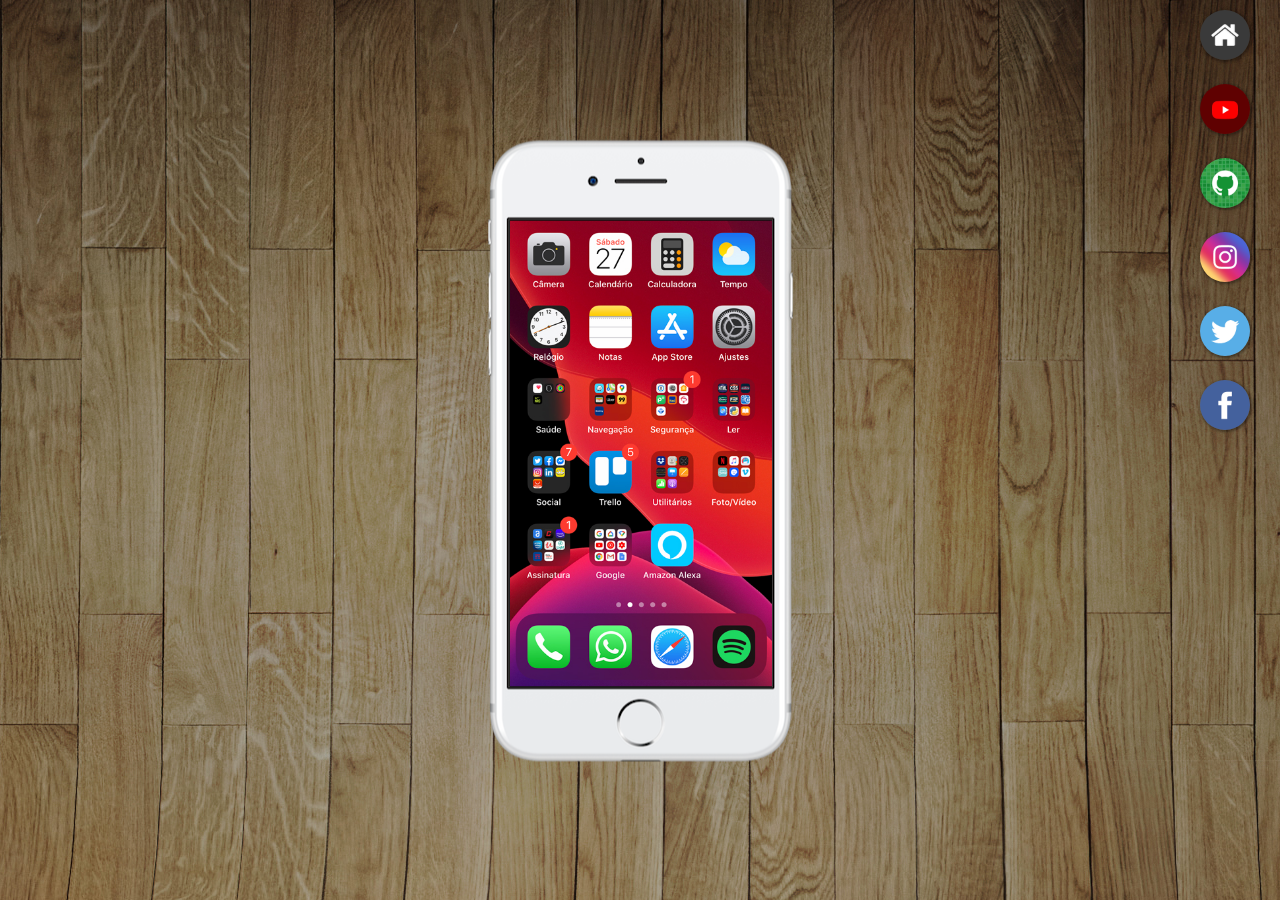
<file: index.html>
<!DOCTYPE html>
<html lang="pt-br">
<head>
    <meta charset="UTF-8">
    <meta http-equiv="X-UA-Compatible" content="IE=edge">
    <meta name="viewport" content="width=device-width, initial-scale=1.0">
    <link rel="stylesheet" href="css/style.css">
    <link rel="shortcut icon" href="imagens/favicon.ico" type="image/x-icon">
    <title>Projeto Redes Sociais</title>
</head>
<body>
    <main>
        <section id="telefone">
            <iframe src="paginas/home.html" name="tela" id="tela" frameborder="0">
                Seu navegador não é compatível com isso....
            </iframe>
        </section>
        <section id="redes-sociais">
            <a href="paginas/home.html" target="tela">
                <img src="imagens/logo-home.jpg" alt="home">
            </a>
            <a href="paginas/youtube.html" target="tela">
                <img src="imagens/logo-youtube.jpg" alt="youtube">
            </a>
            <a href="paginas/github.html" target="tela">
                <img src="imagens/logo-github.jpg" alt="github">
            </a>
            <a href="paginas/instagram.html" target="tela">
                <img src="imagens/logo-instagram.jpg" alt="instagram">
            </a>
            <a href="paginas/twitter.html" target="tela">
                <img src="imagens/logo-twitter.jpg" alt="twitter">
            </a>
            <a href="paginas/facebook.html" target="tela">
                <img src="imagens/logo-facebook.jpg" alt="facebook">
            </a>
        </section>
    </main>
</body>
</html>
</file>
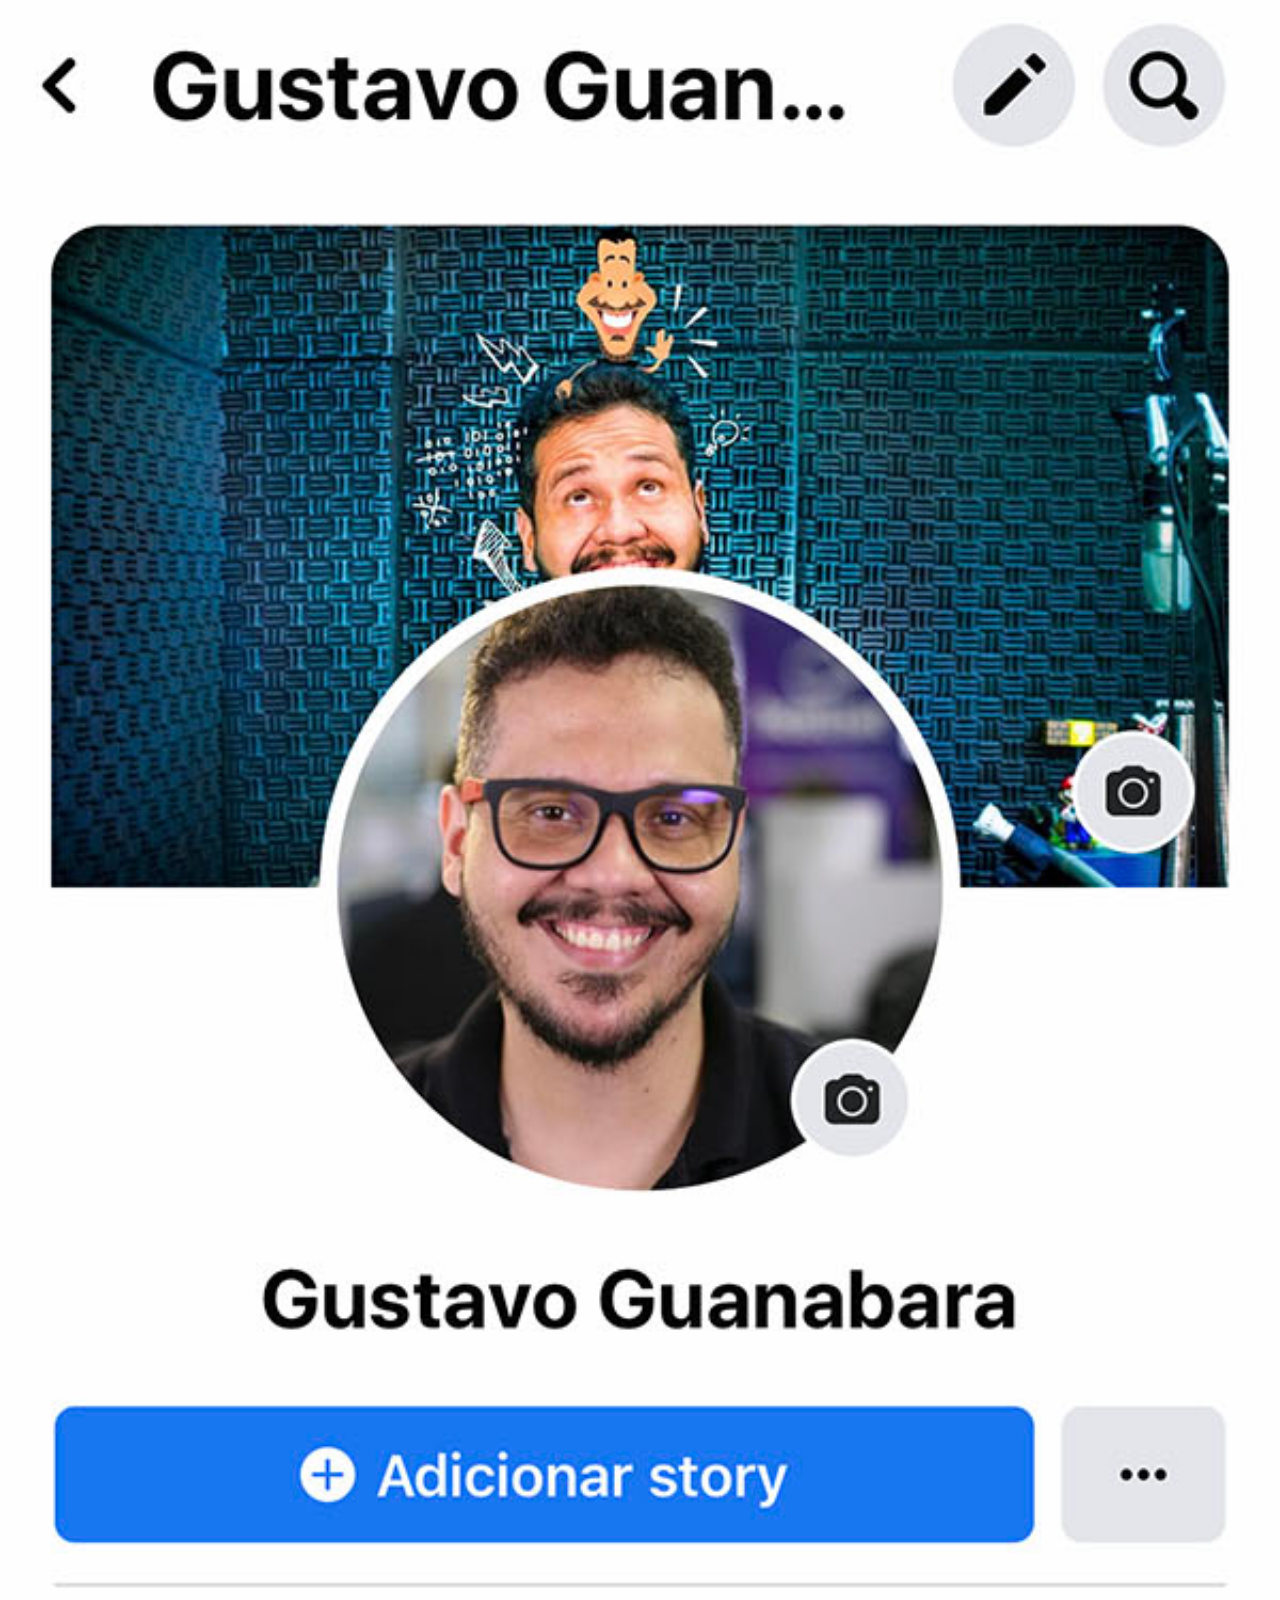
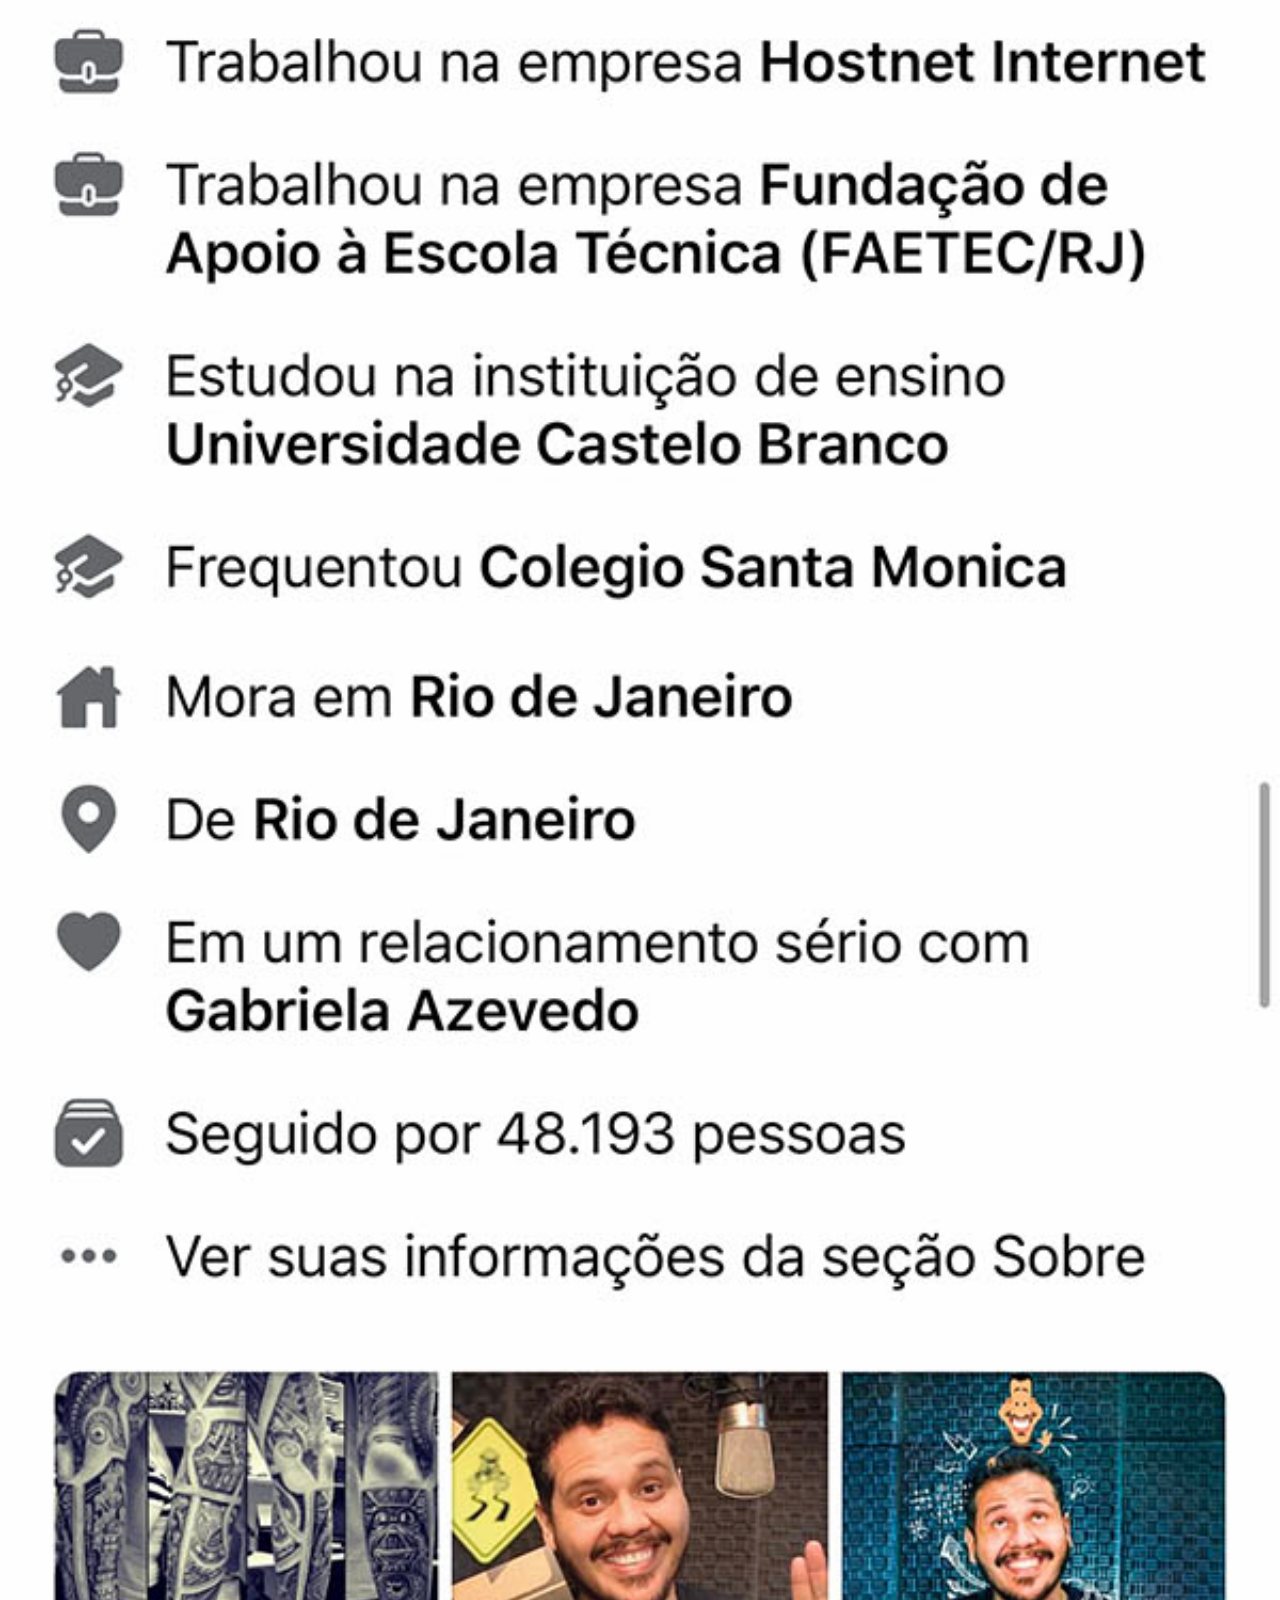
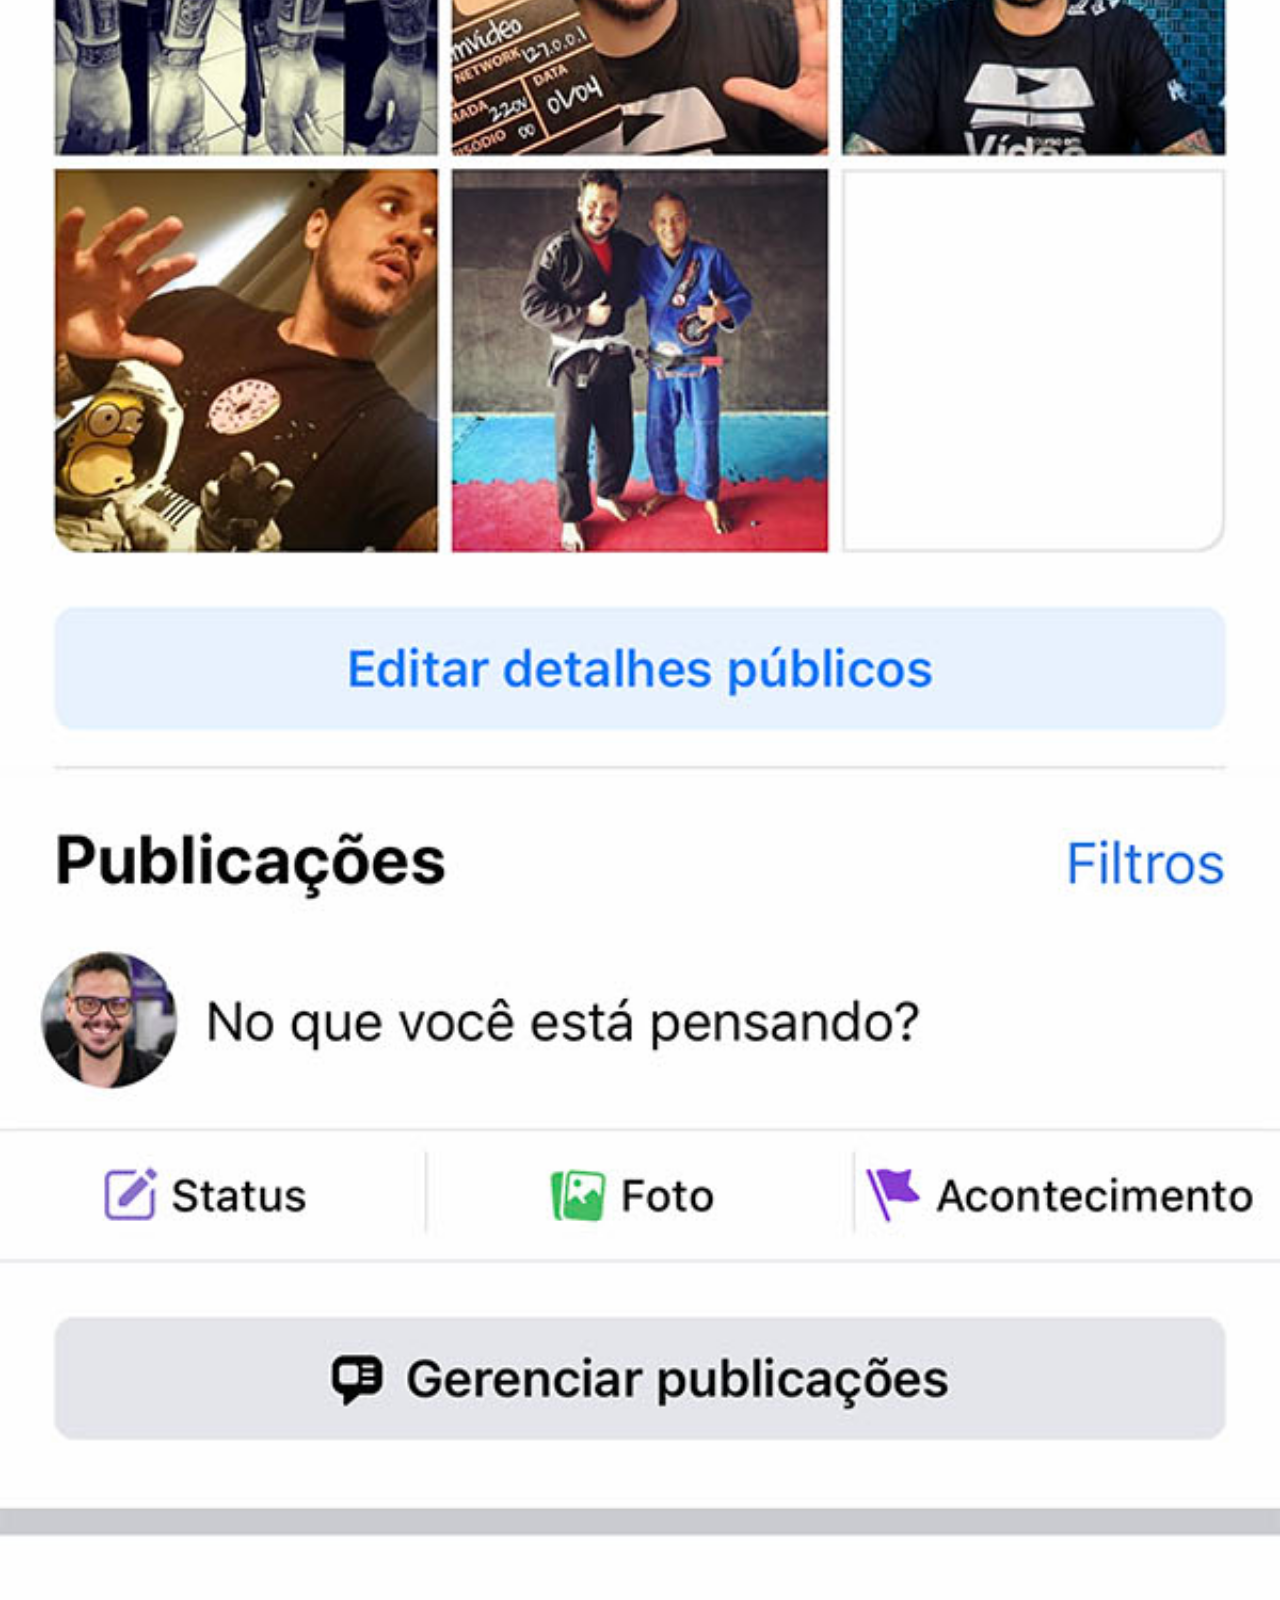
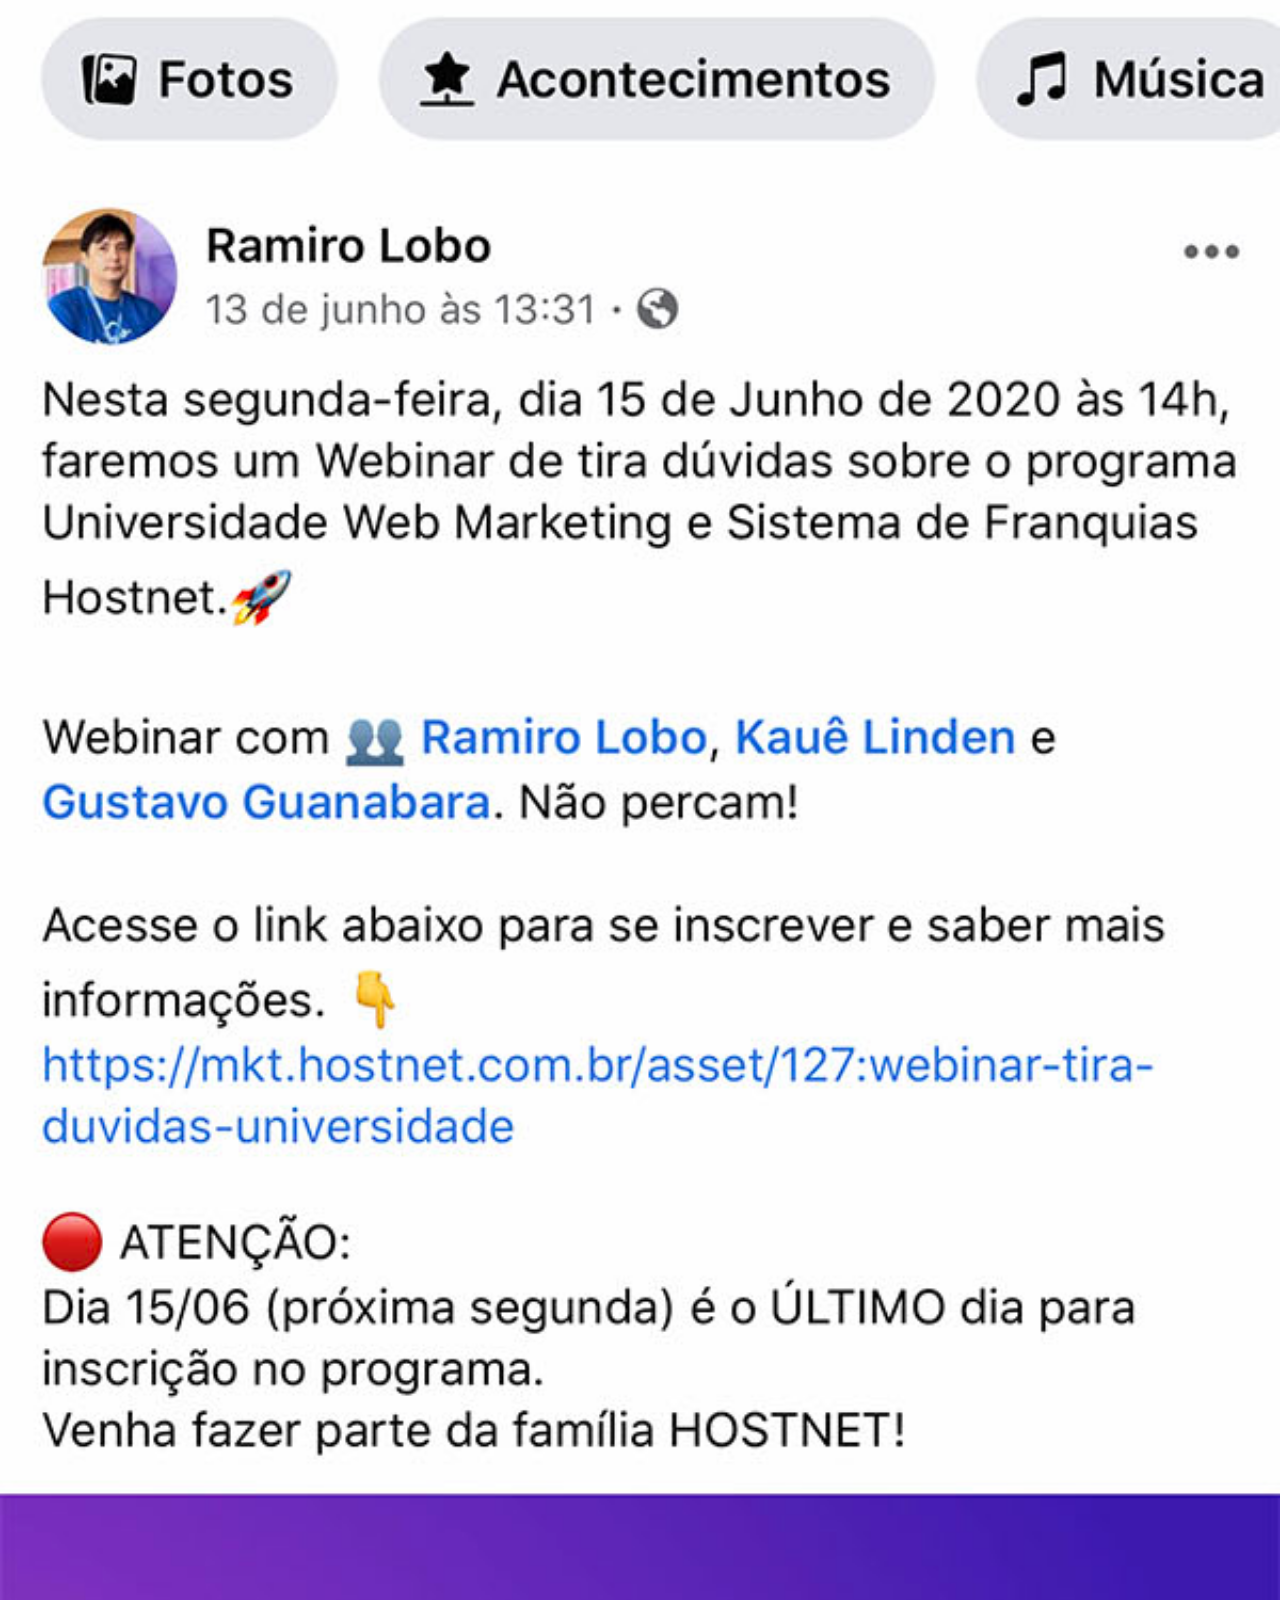
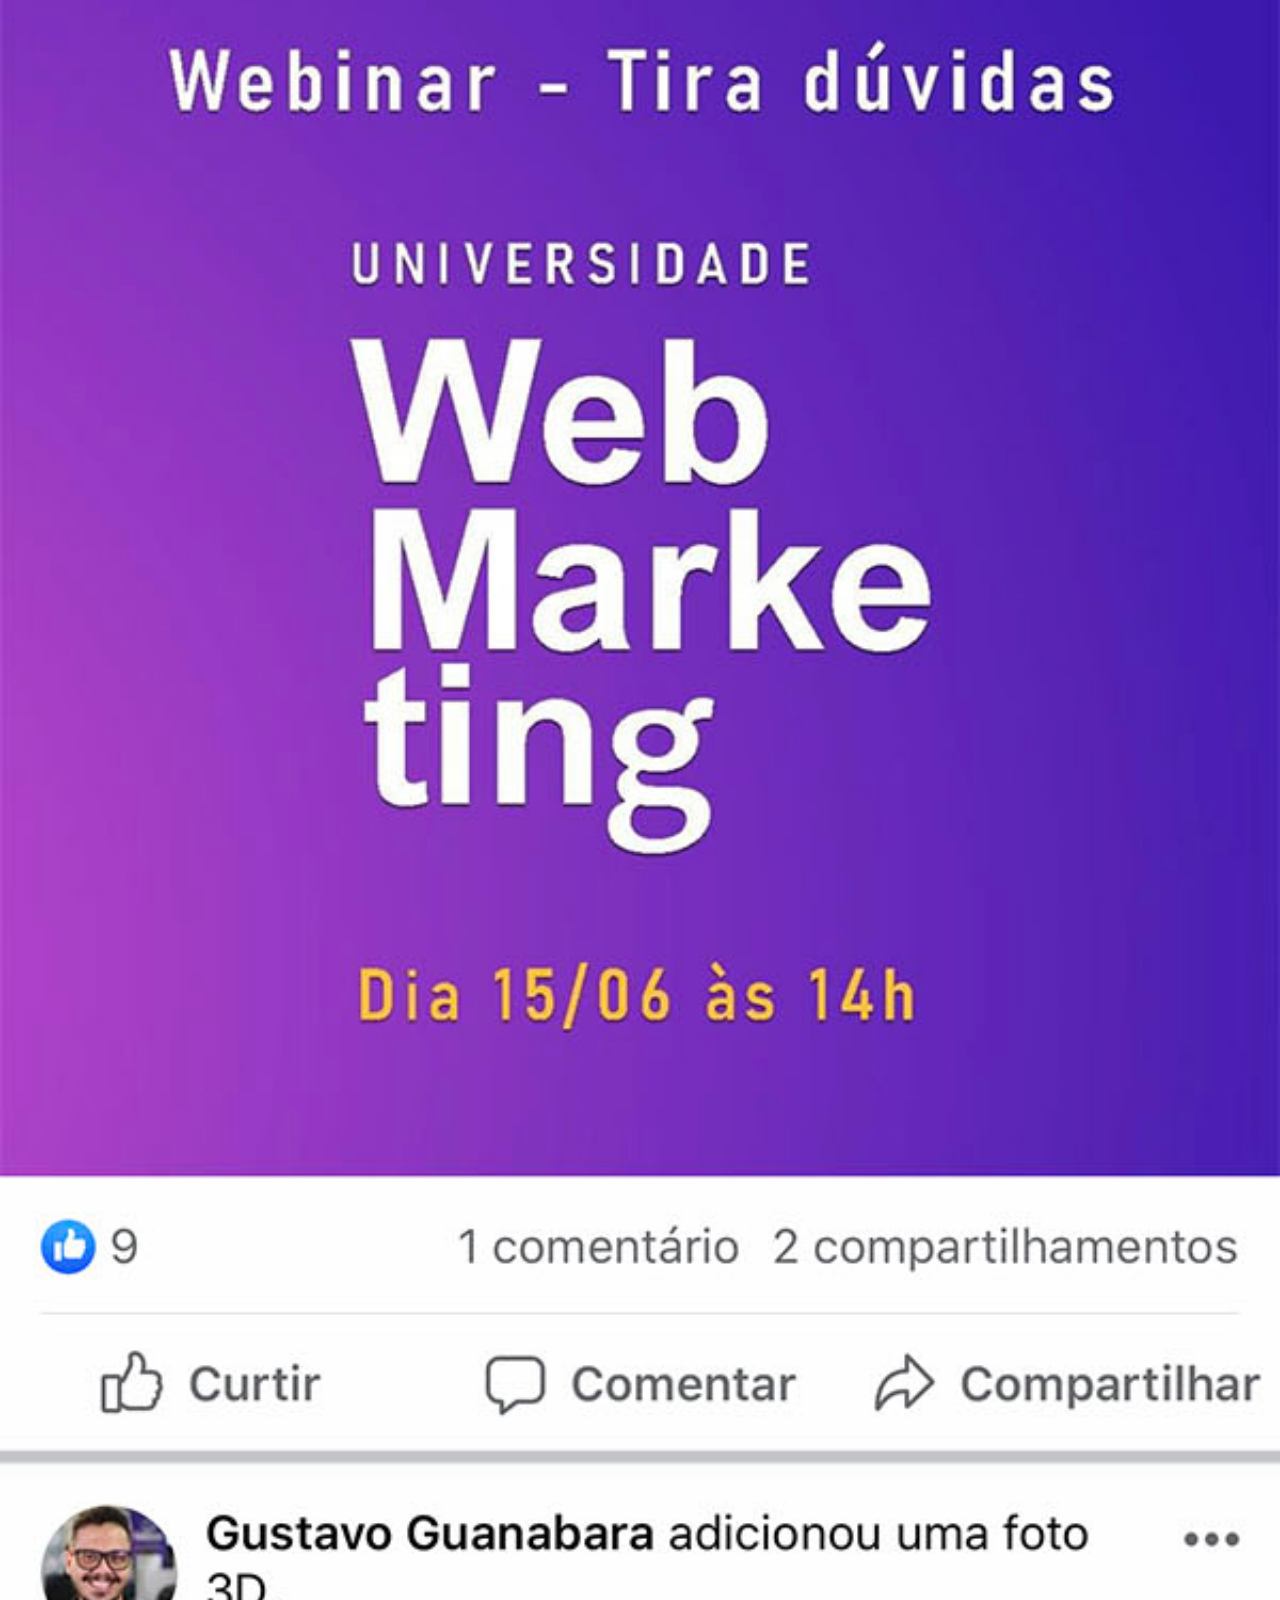
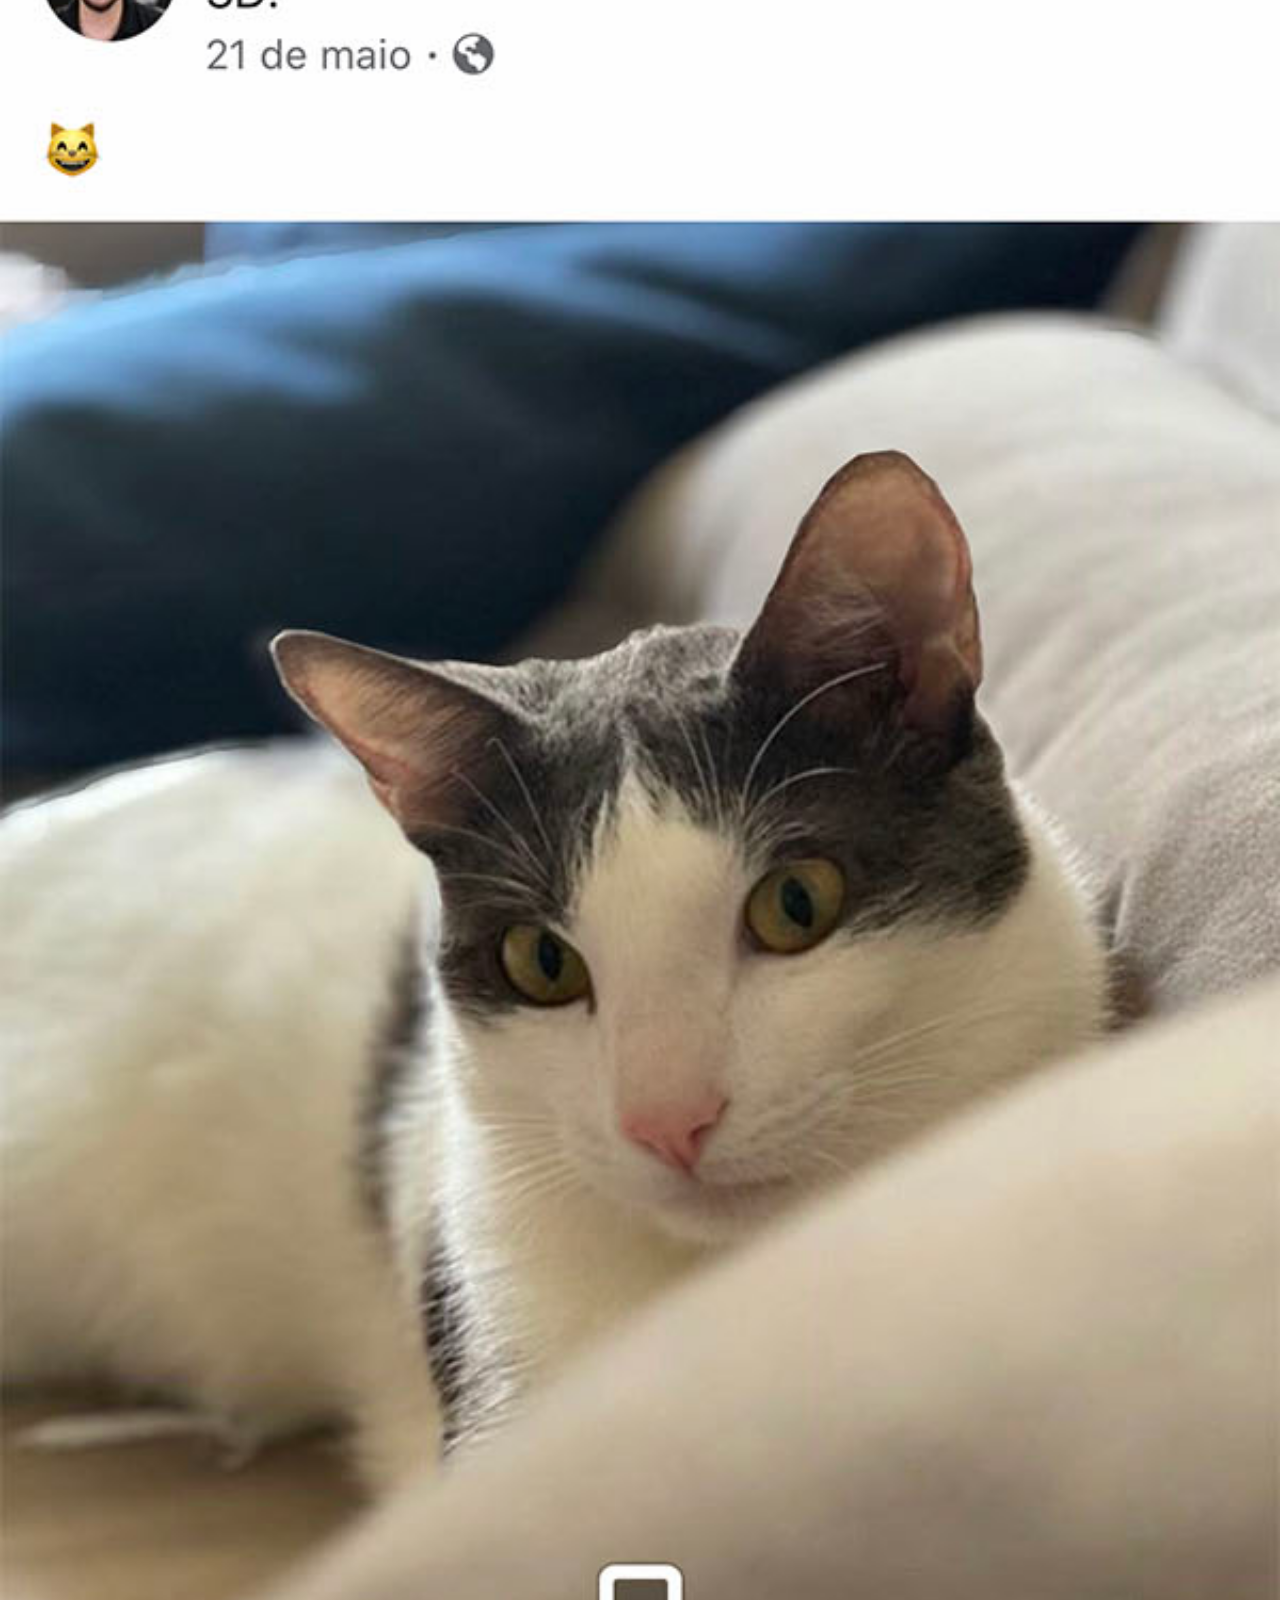
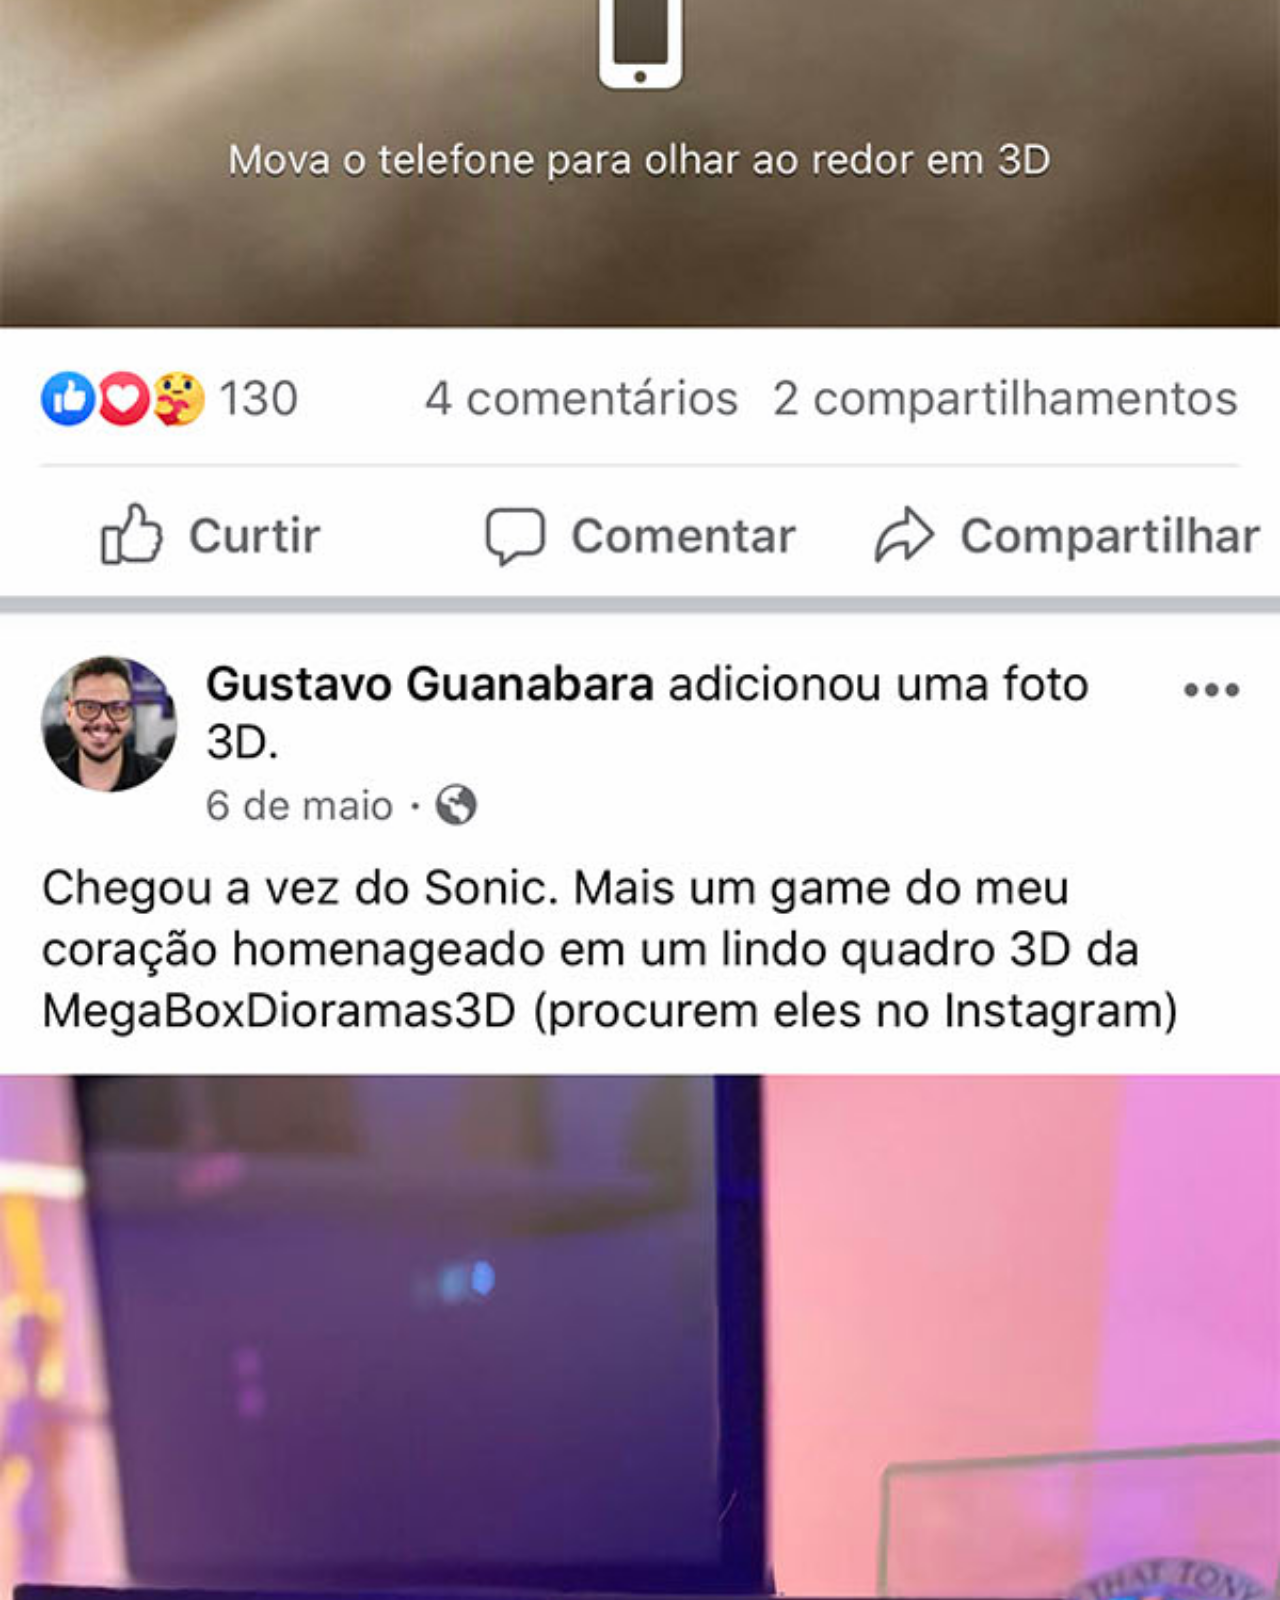
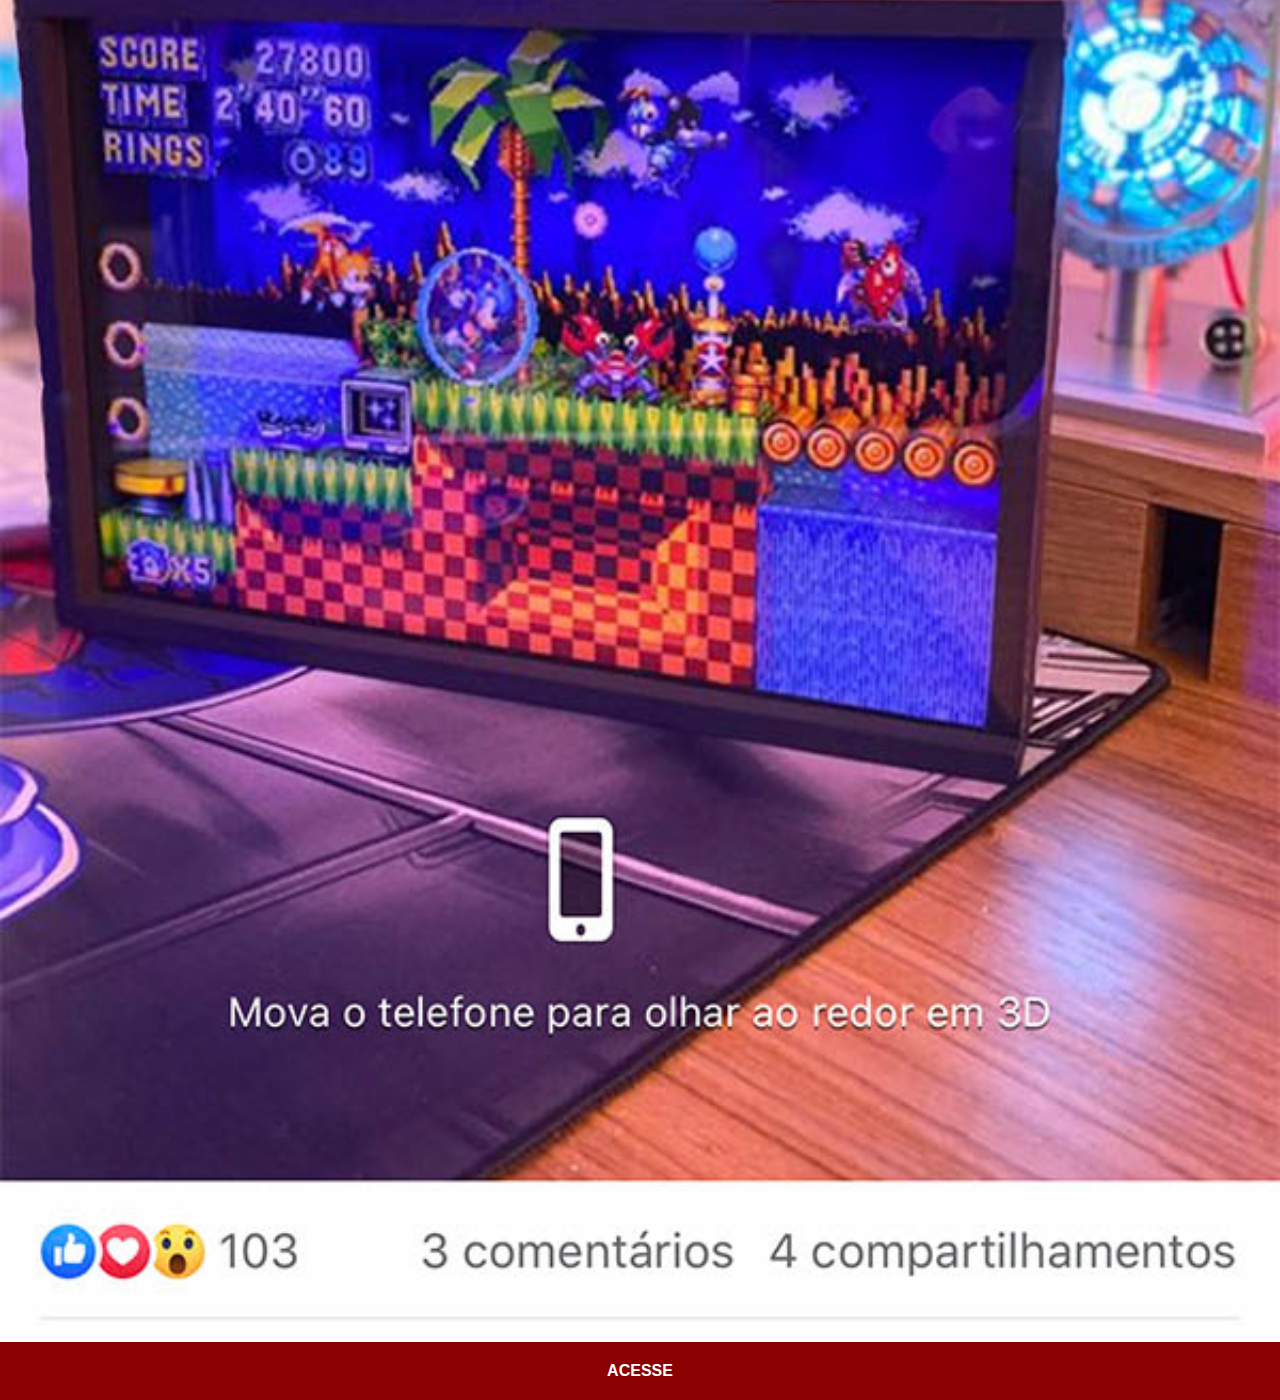
<file: paginas/facebook.html>
<!DOCTYPE html>
<html lang="pt-br">
<head>
    <meta charset="UTF-8">
    <meta http-equiv="X-UA-Compatible" content="IE=edge">
    <meta name="viewport" content="width=device-width, initial-scale=1.0">
    <link rel="stylesheet" href="../css/style-paginas.css">
    <title>Facebook</title>    
</head>
<body>
    <img src="../imagens/tela-facebook.jpg" alt="facebook">
    <a href="https://www.facebook.com/johnison.almeida.5/" target="_blank">ACESSE</a>
</body>
</html>
</file>
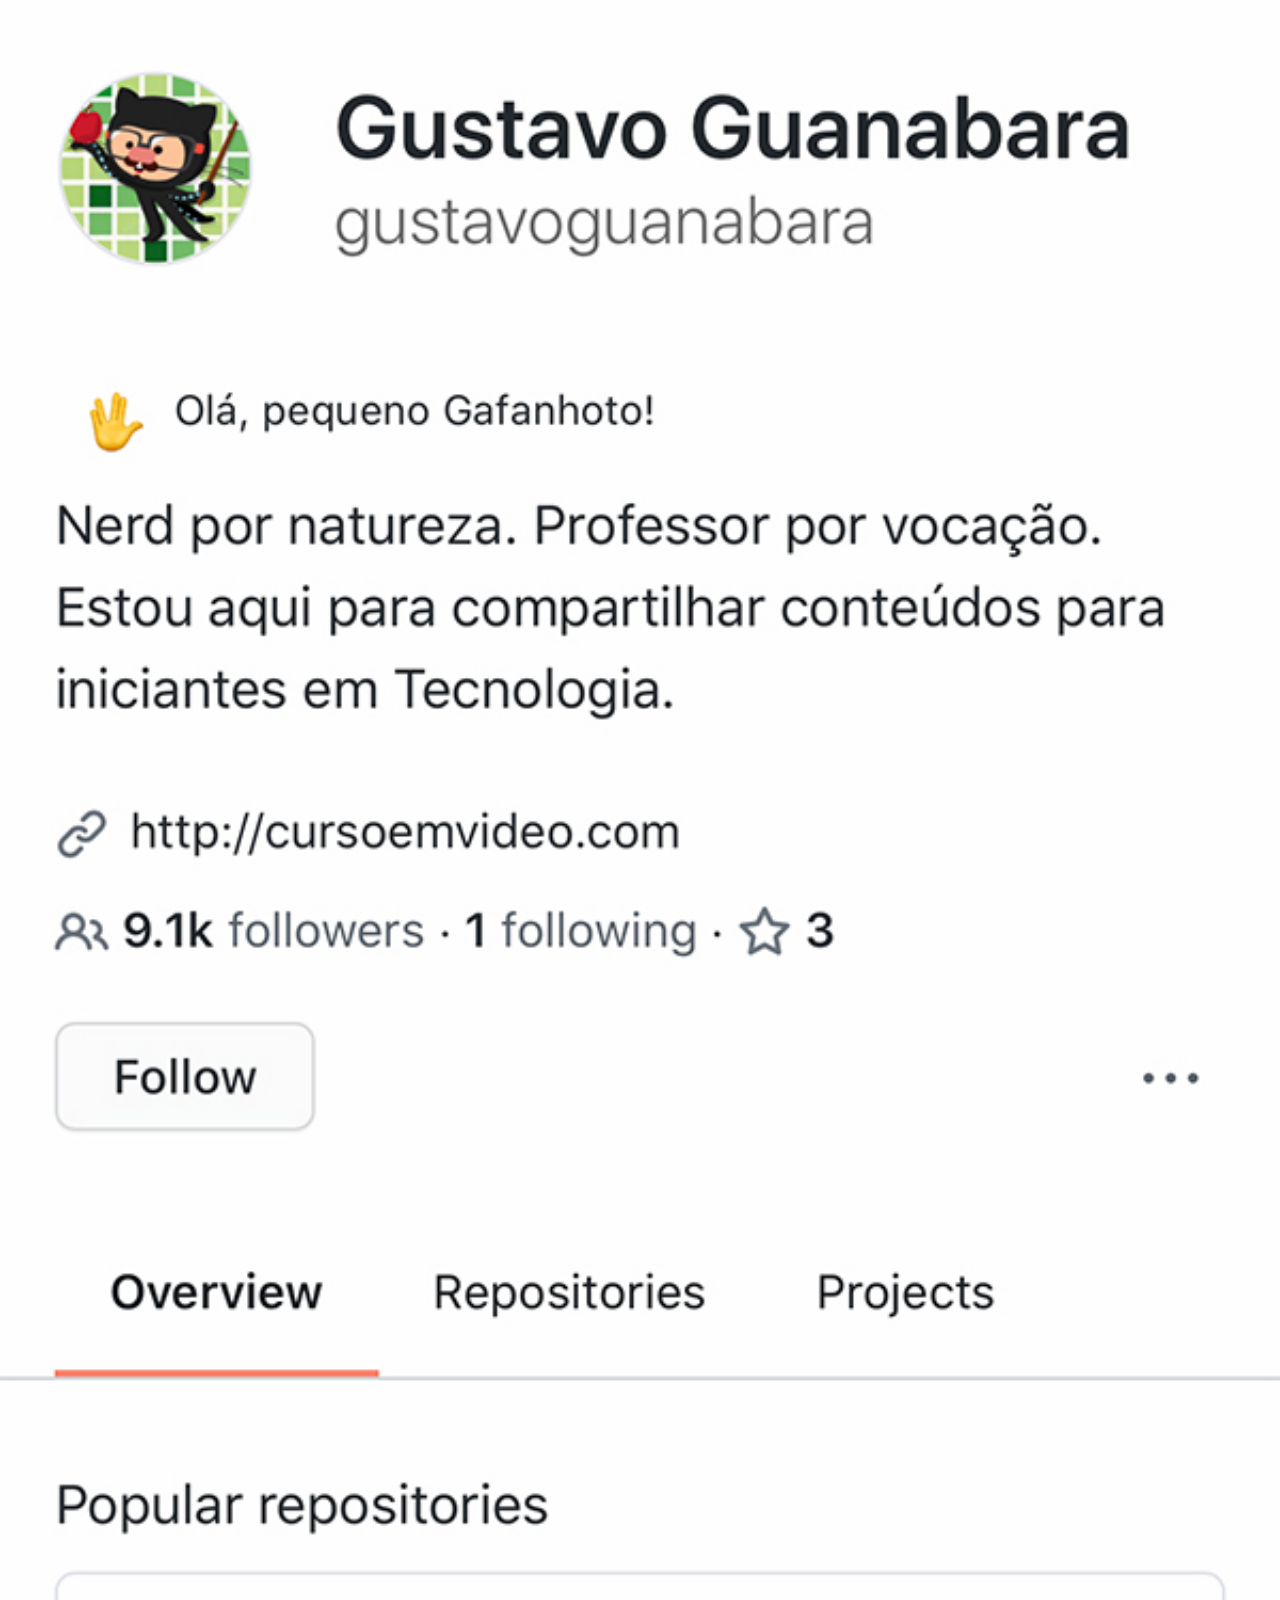
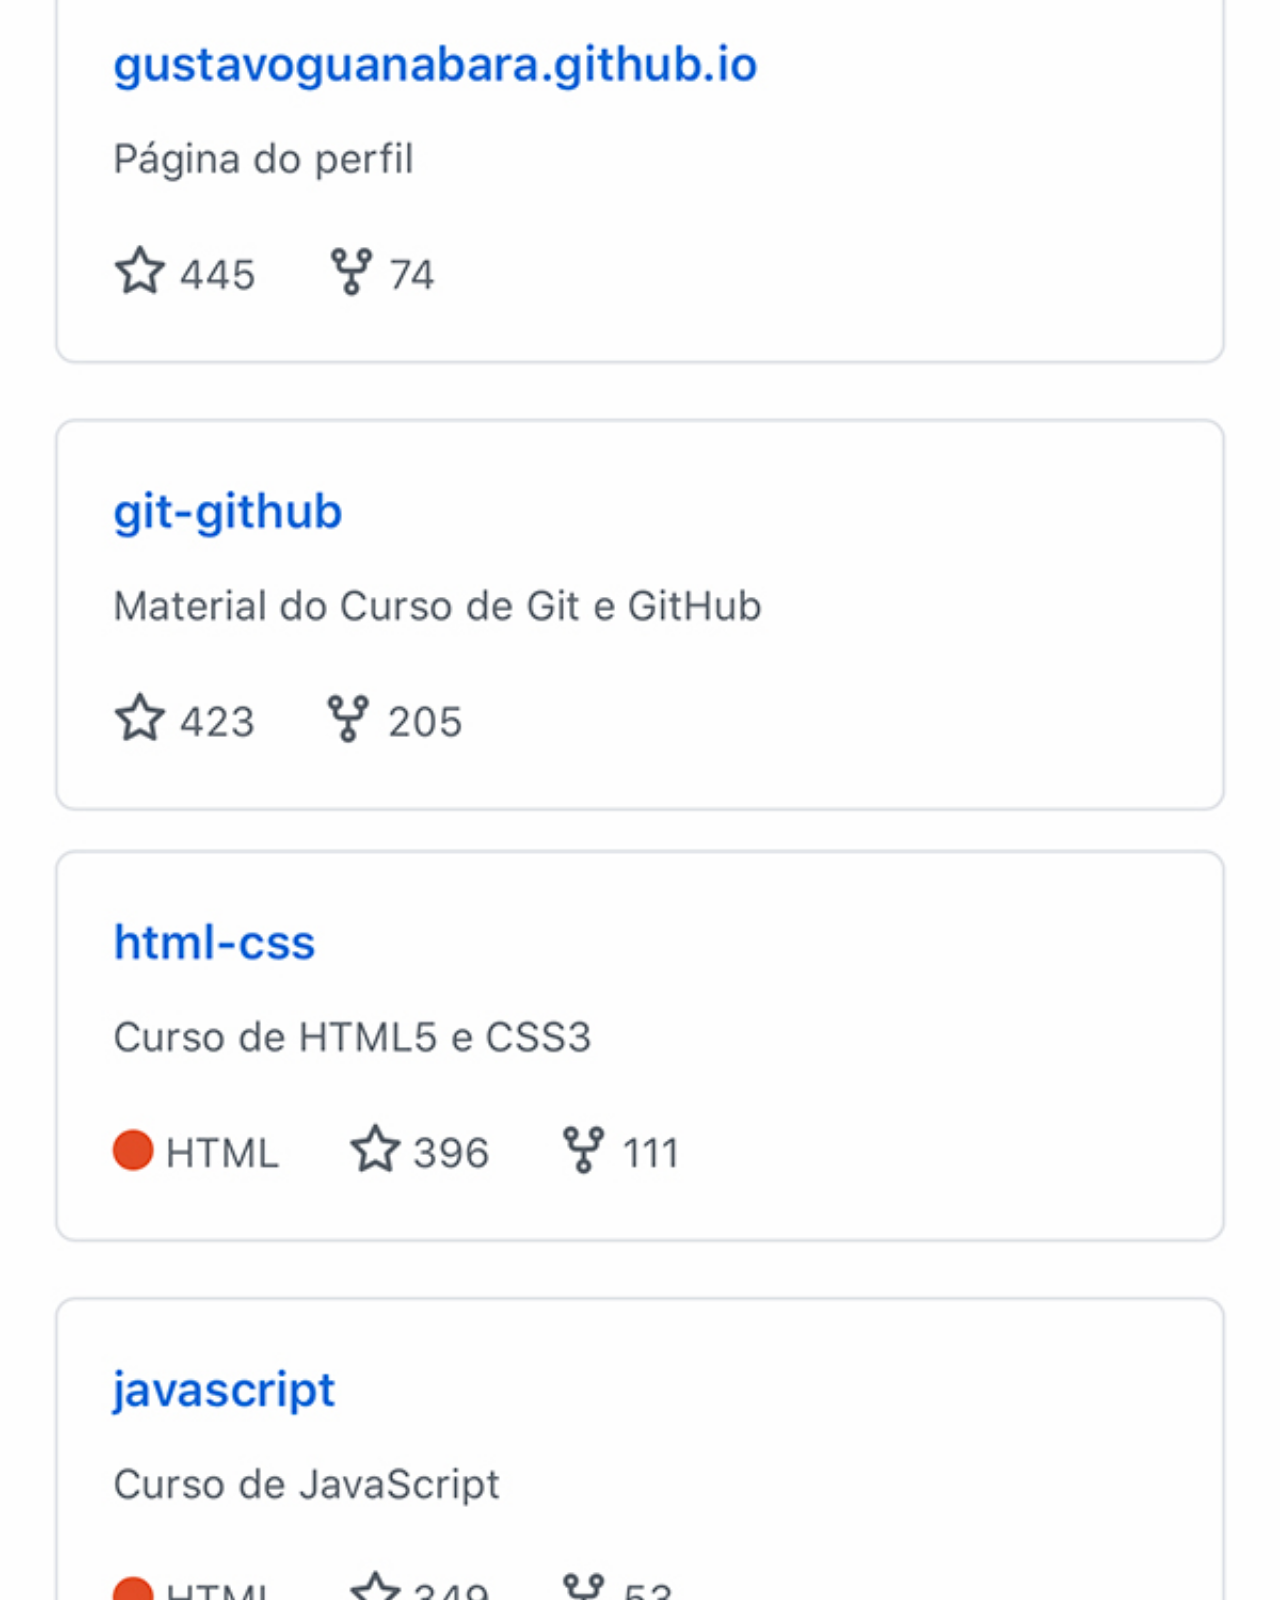
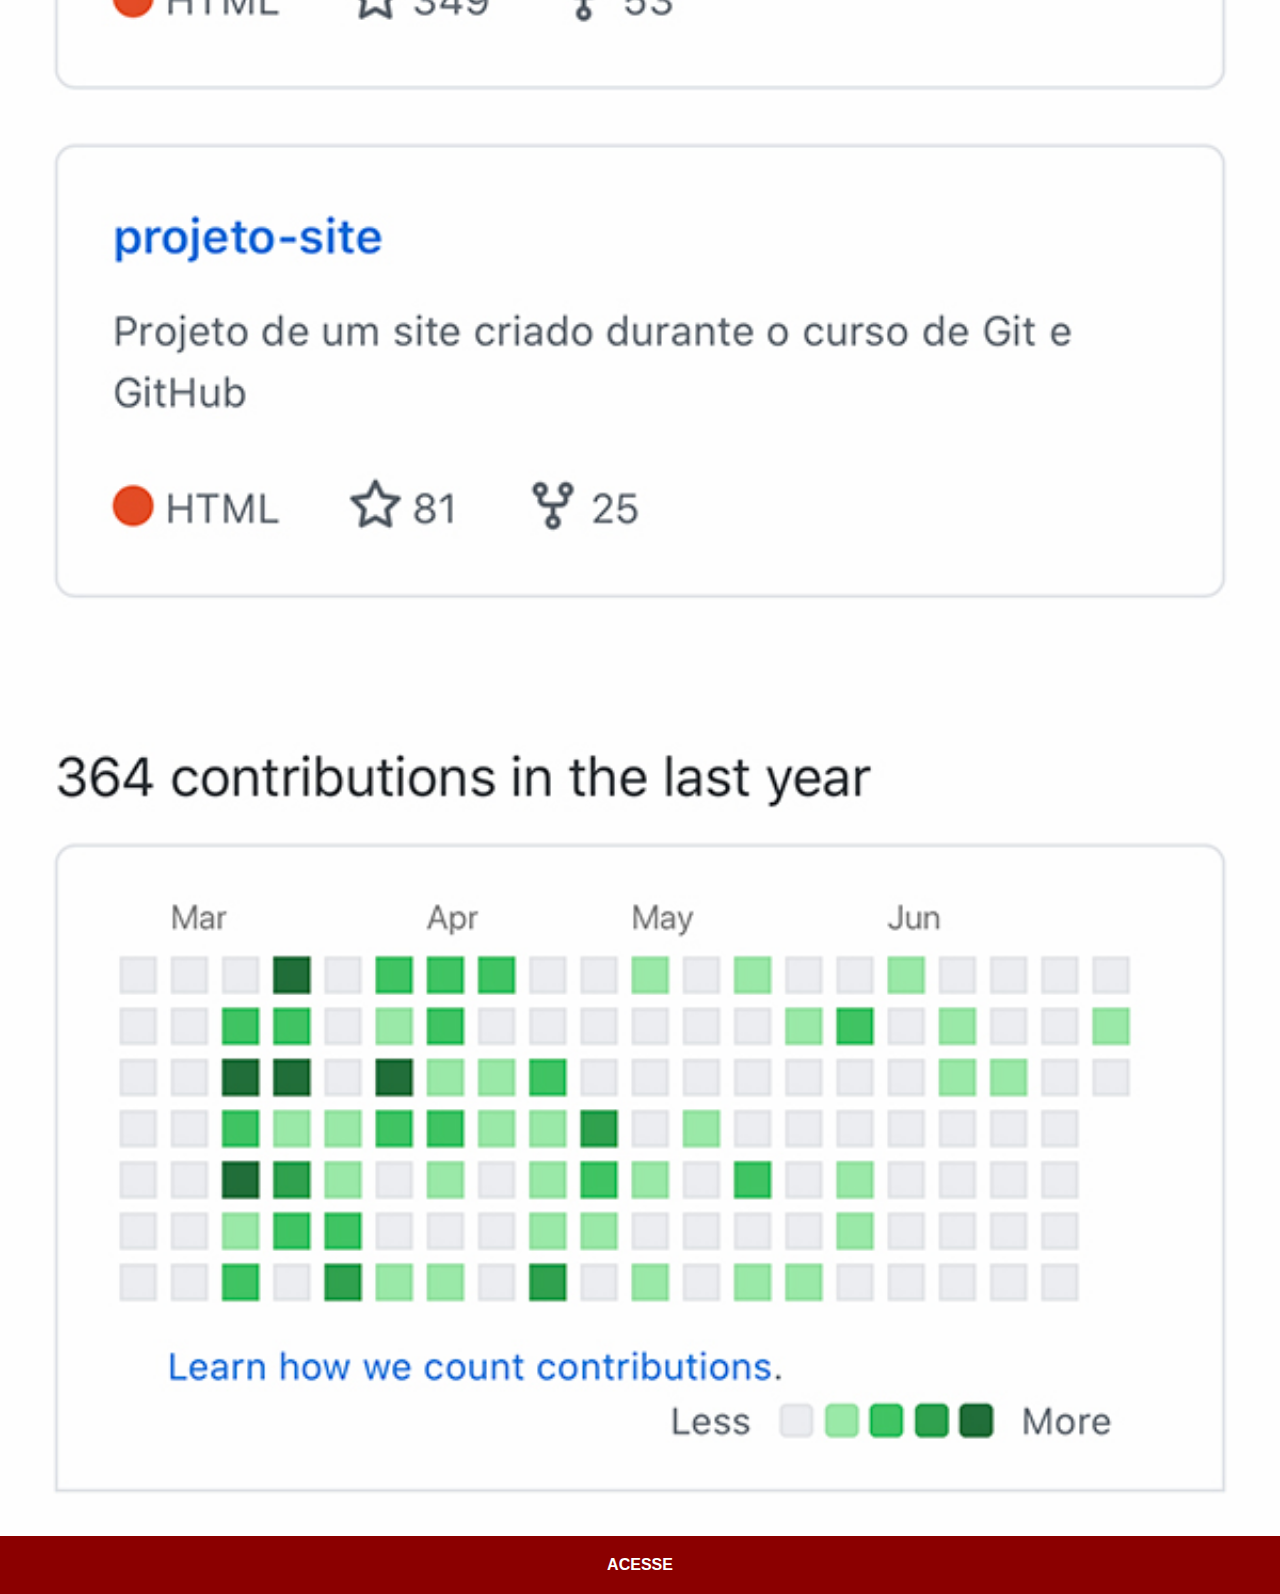
<file: paginas/github.html>
<!DOCTYPE html>
<html lang="pt-br">
<head>
    <meta charset="UTF-8">
    <meta http-equiv="X-UA-Compatible" content="IE=edge">
    <meta name="viewport" content="width=device-width, initial-scale=1.0">
    <link rel="stylesheet" href="../css/style-paginas.css">
    <title>Github</title>    
</head>
<body>
    <img src="../imagens/tela-github.jpg" alt="github">
    <a href="https://github.com/johnisonLima target="_blank">ACESSE</a>
</body>
</html>
</file>
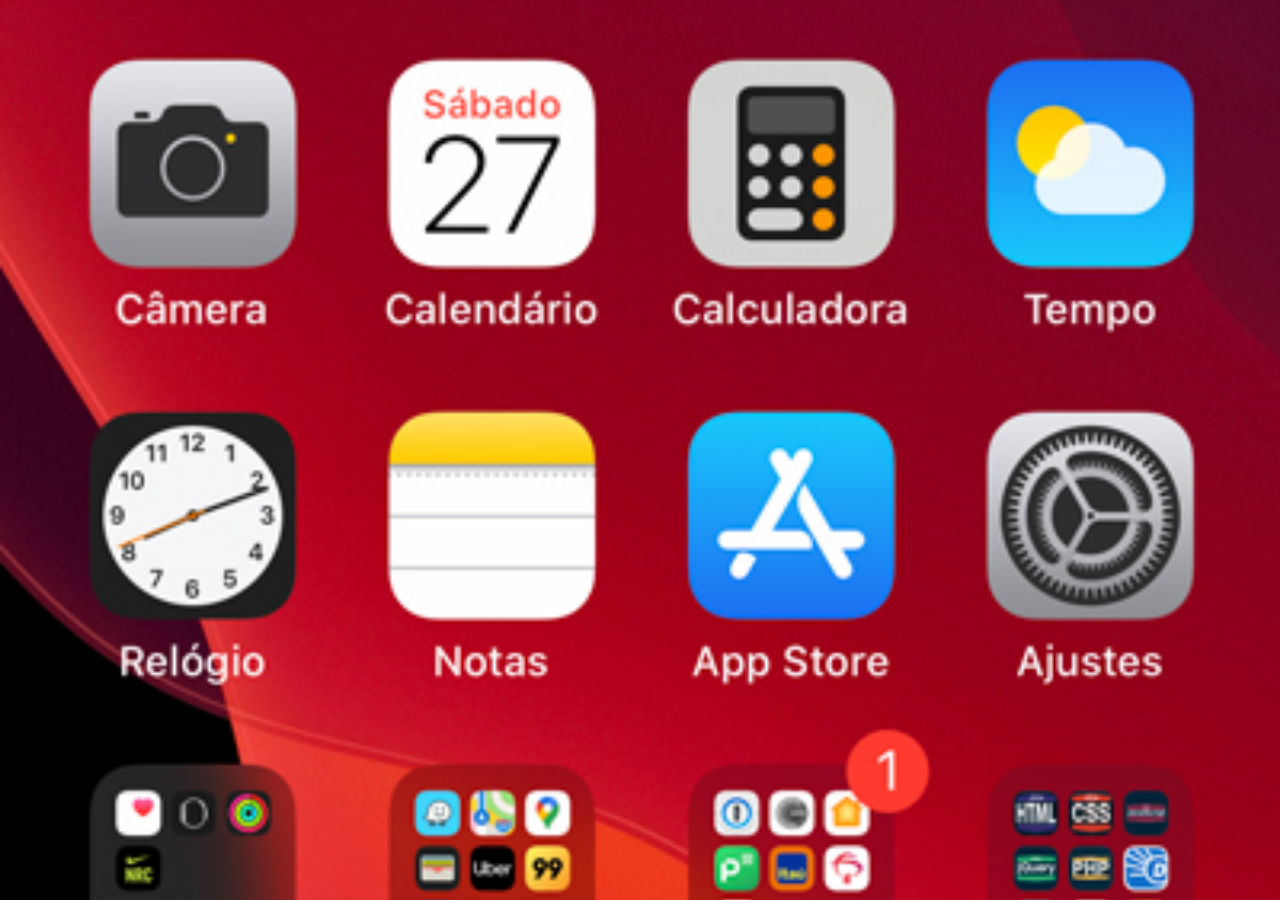
<file: paginas/home.html>
<!DOCTYPE html>
<html lang="pt-br">
<head>
    <meta charset="UTF-8">
    <meta http-equiv="X-UA-Compatible" content="IE=edge">
    <meta name="viewport" content="width=device-width, initial-scale=1.0">
    <title>Home</title>
    <style>
        *{
            margin: 0;
            padding: 0;
        }
        body{
            width: 100vw;
            height: 100vh;
            background-color: black;
            background-image: url('../imagens/tela-home.jpg');
            background-position: top center;
            background-repeat: no-repeat;
            background-size: cover;
        }
    </style>
</head>
<body>
    
</body>
</html>
</file>
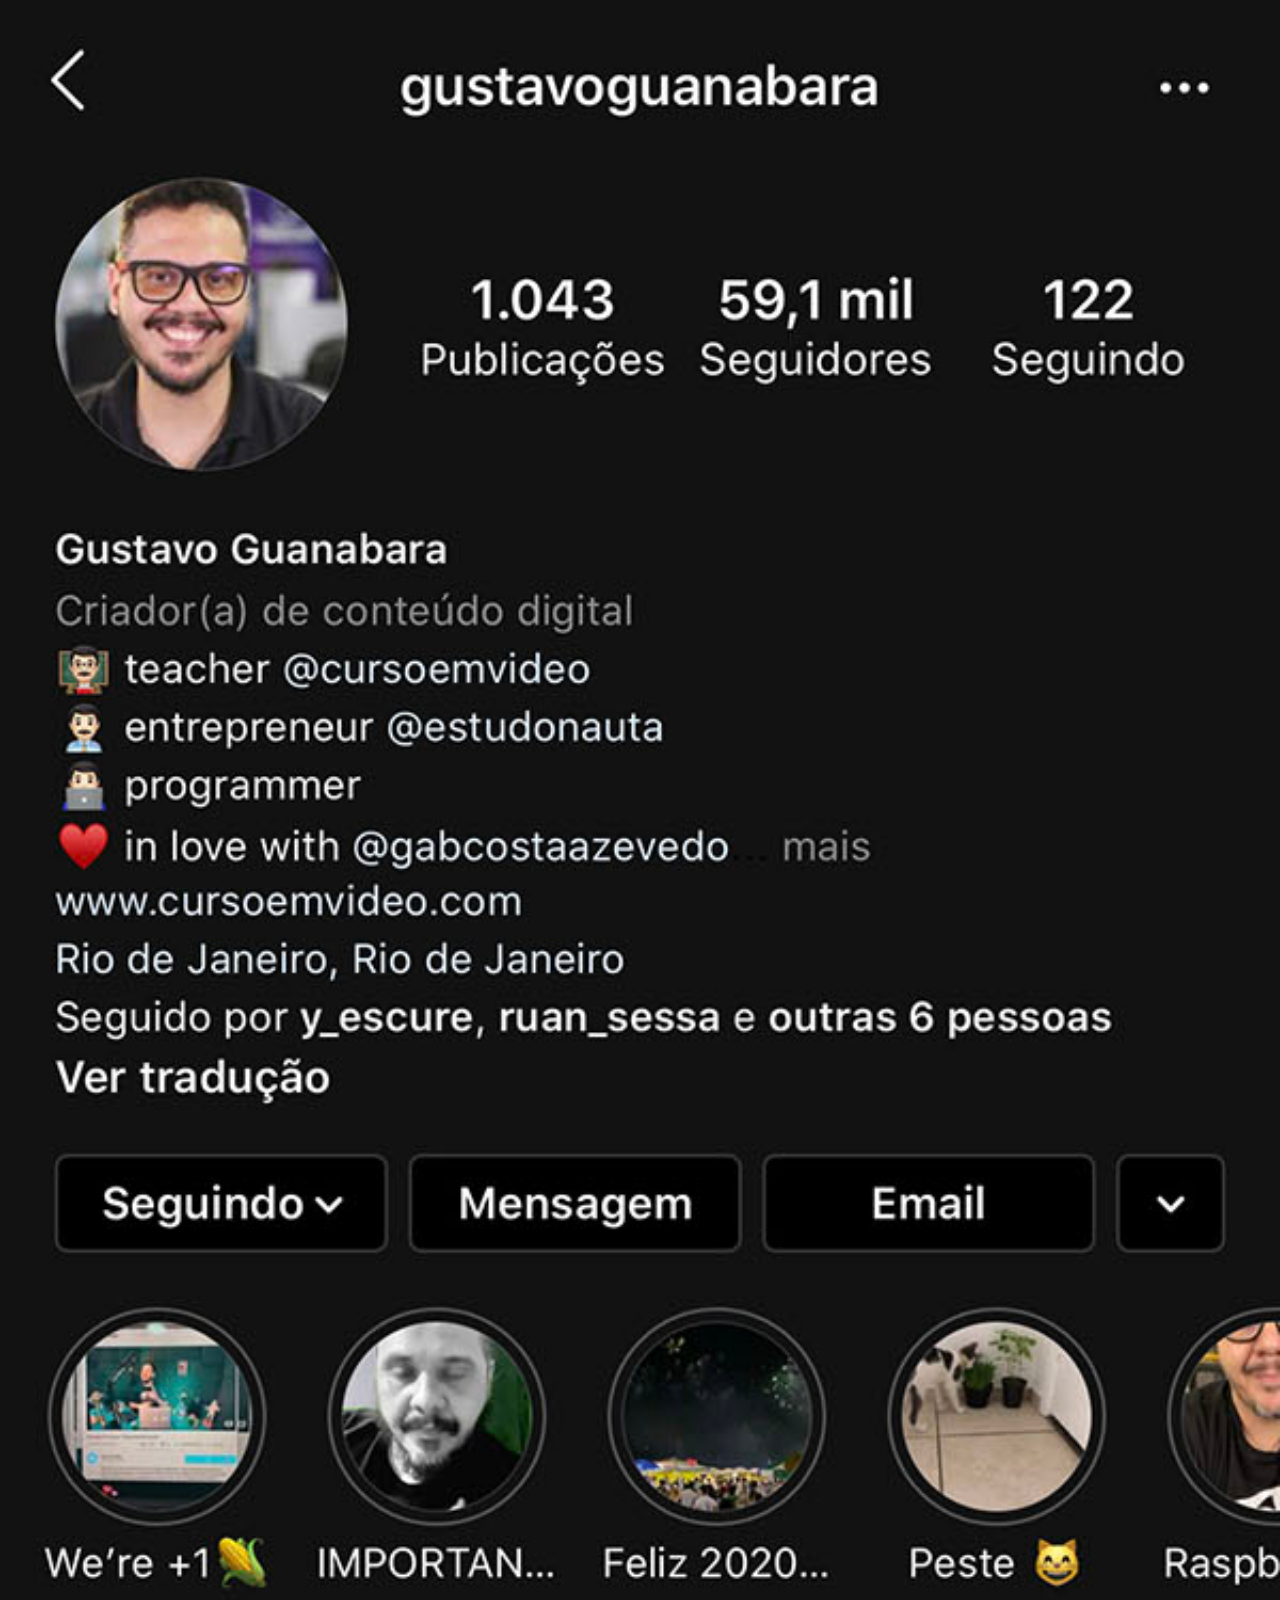
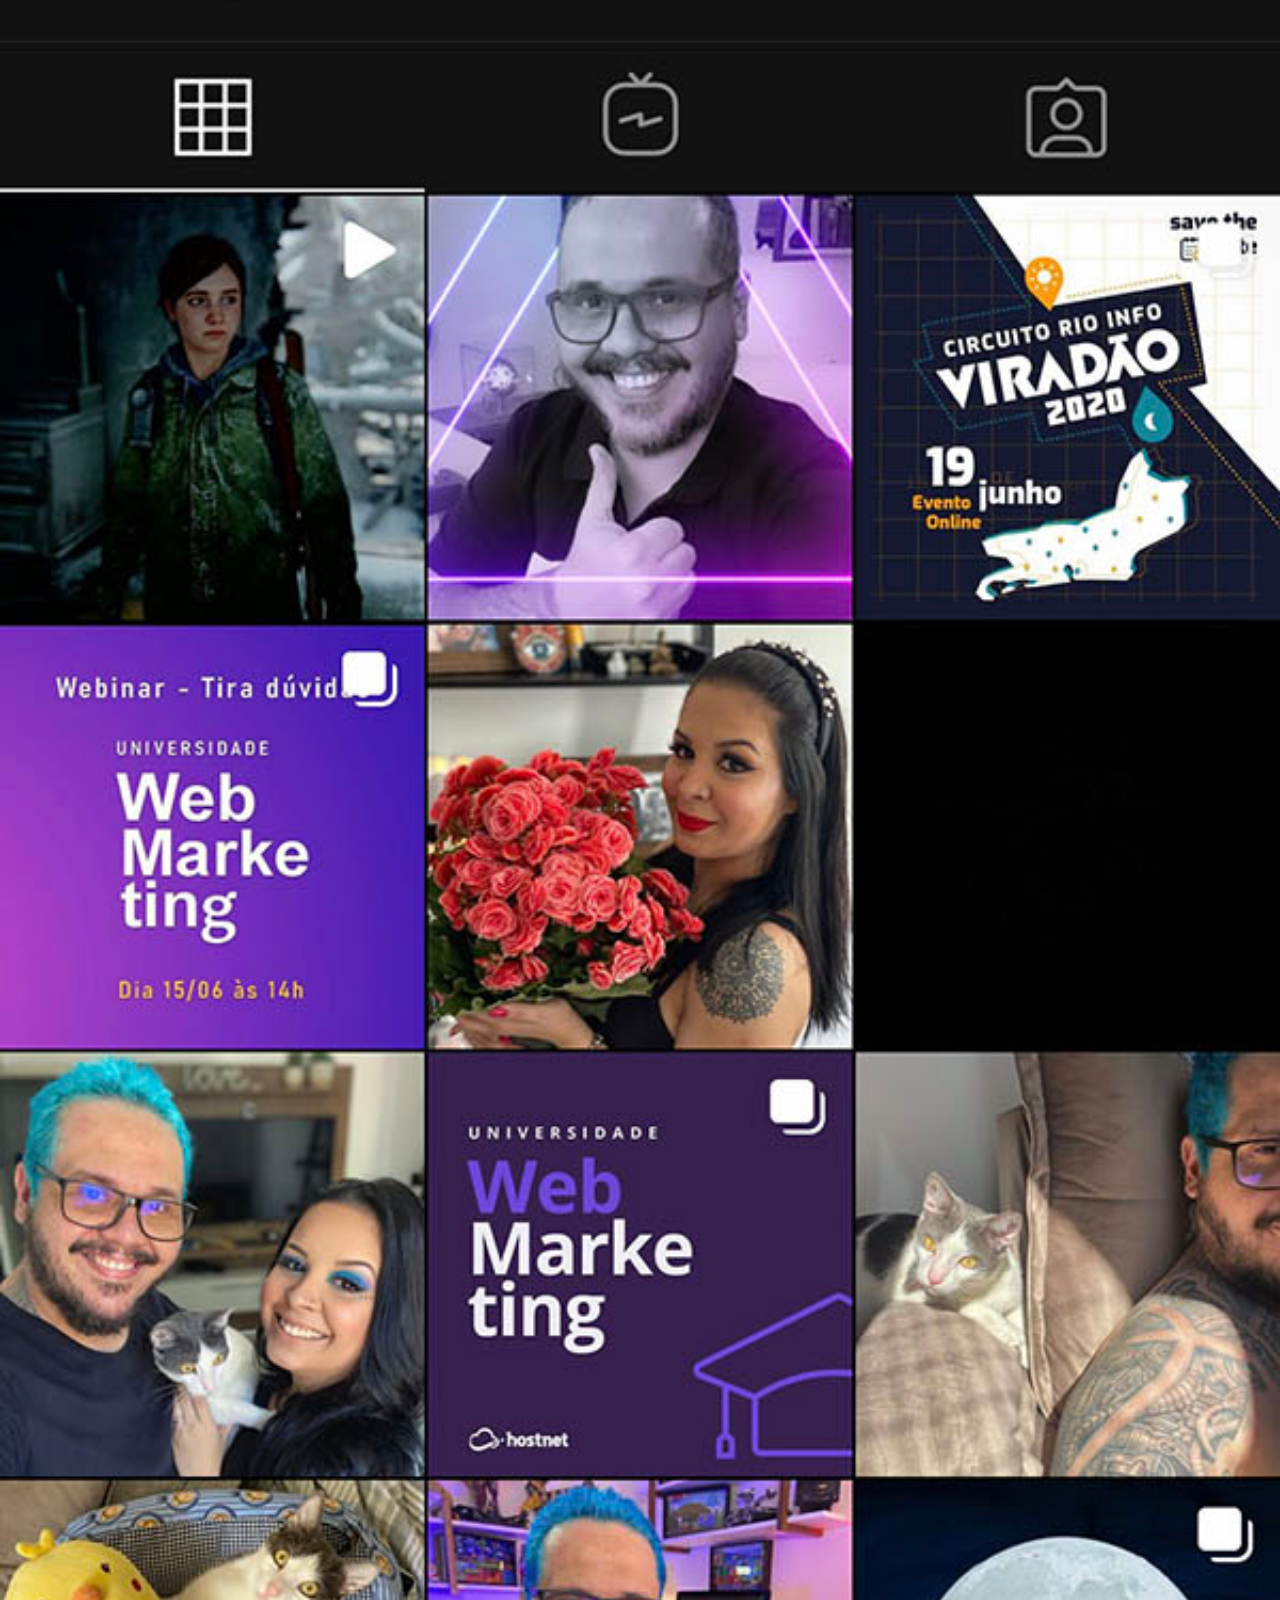
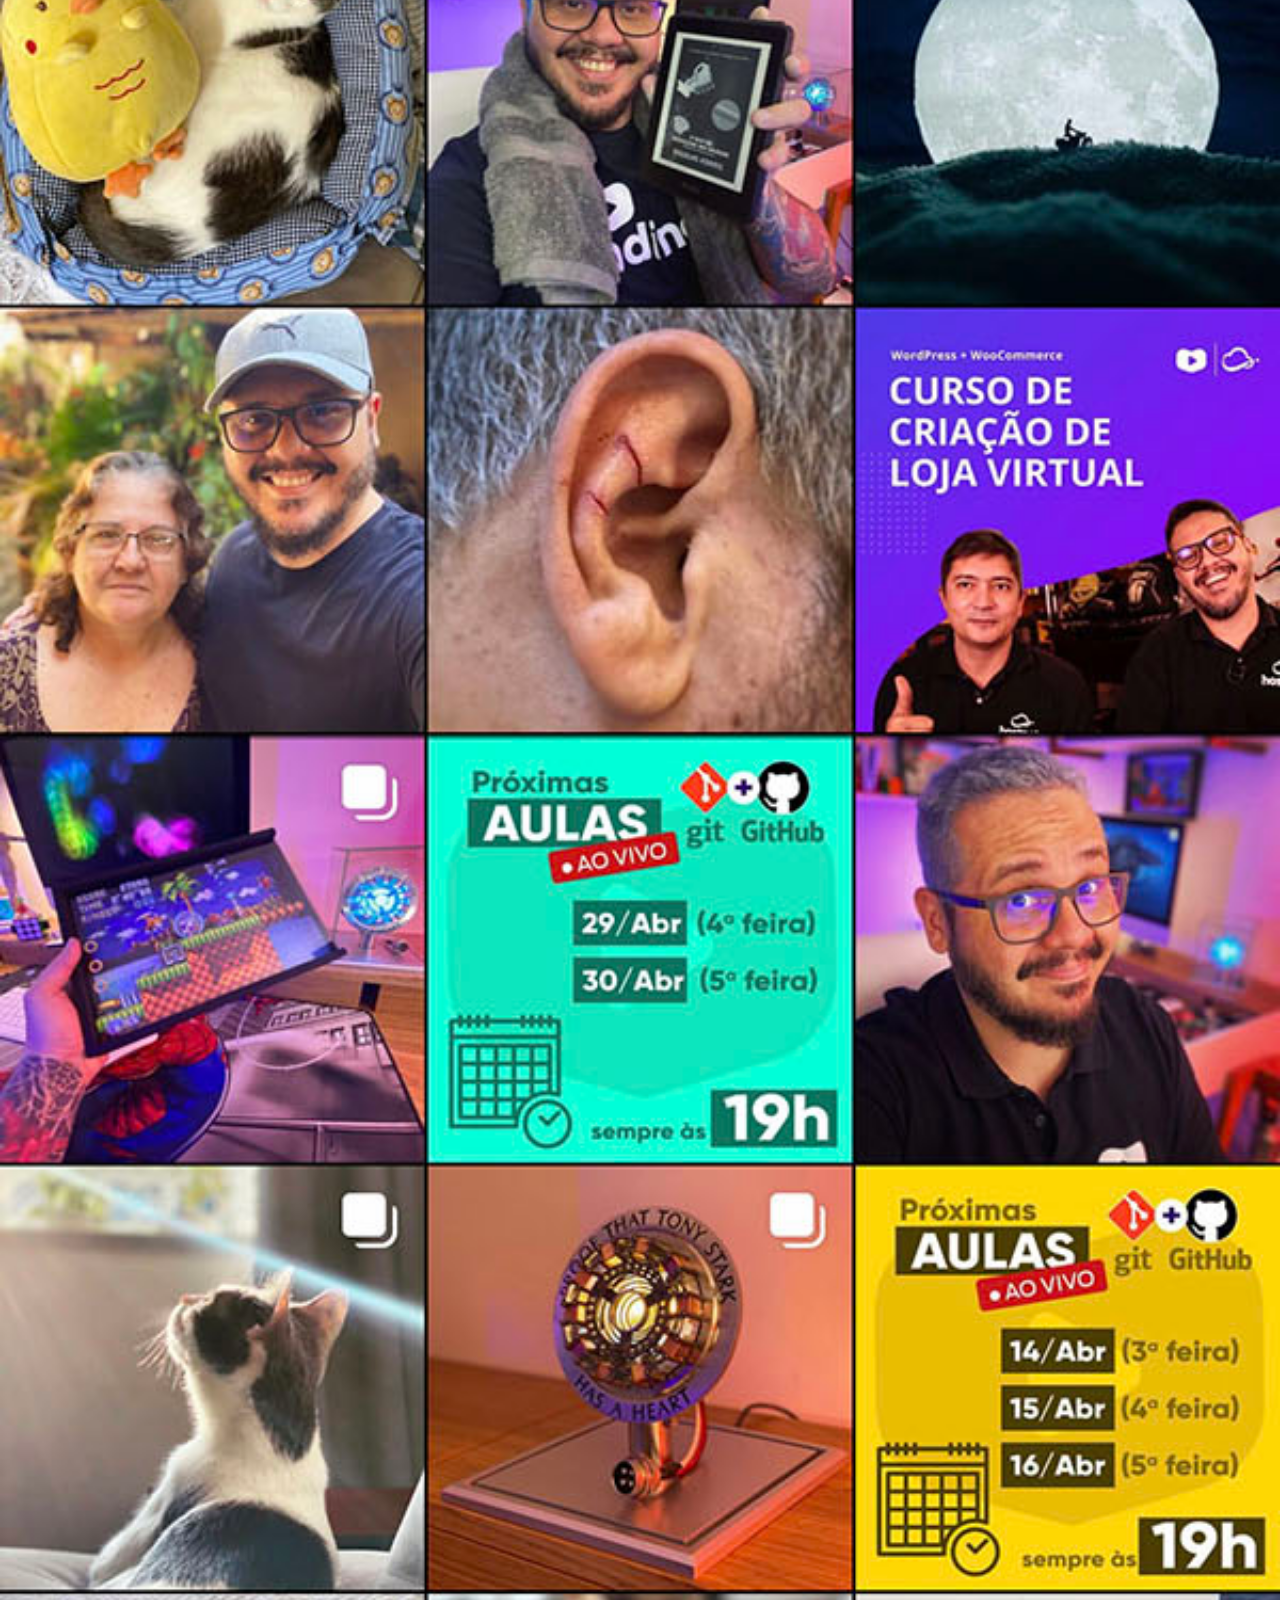
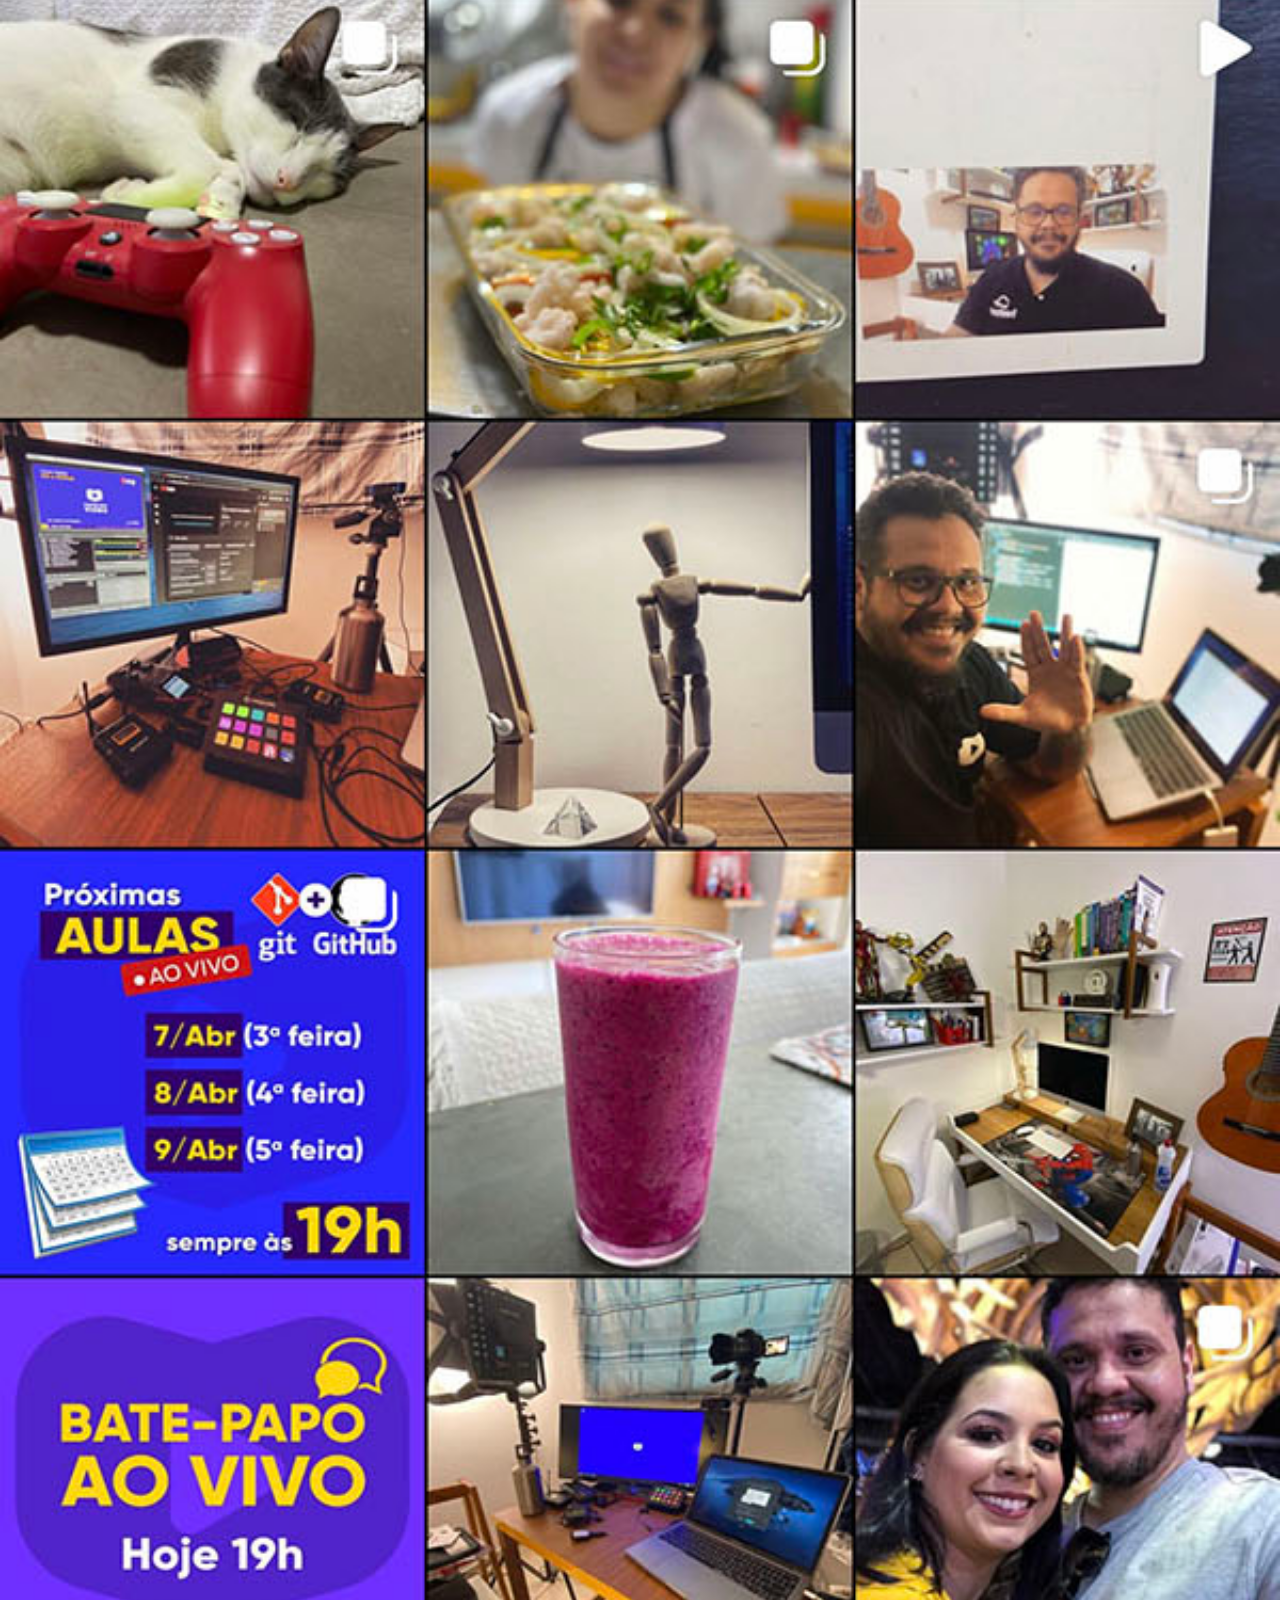
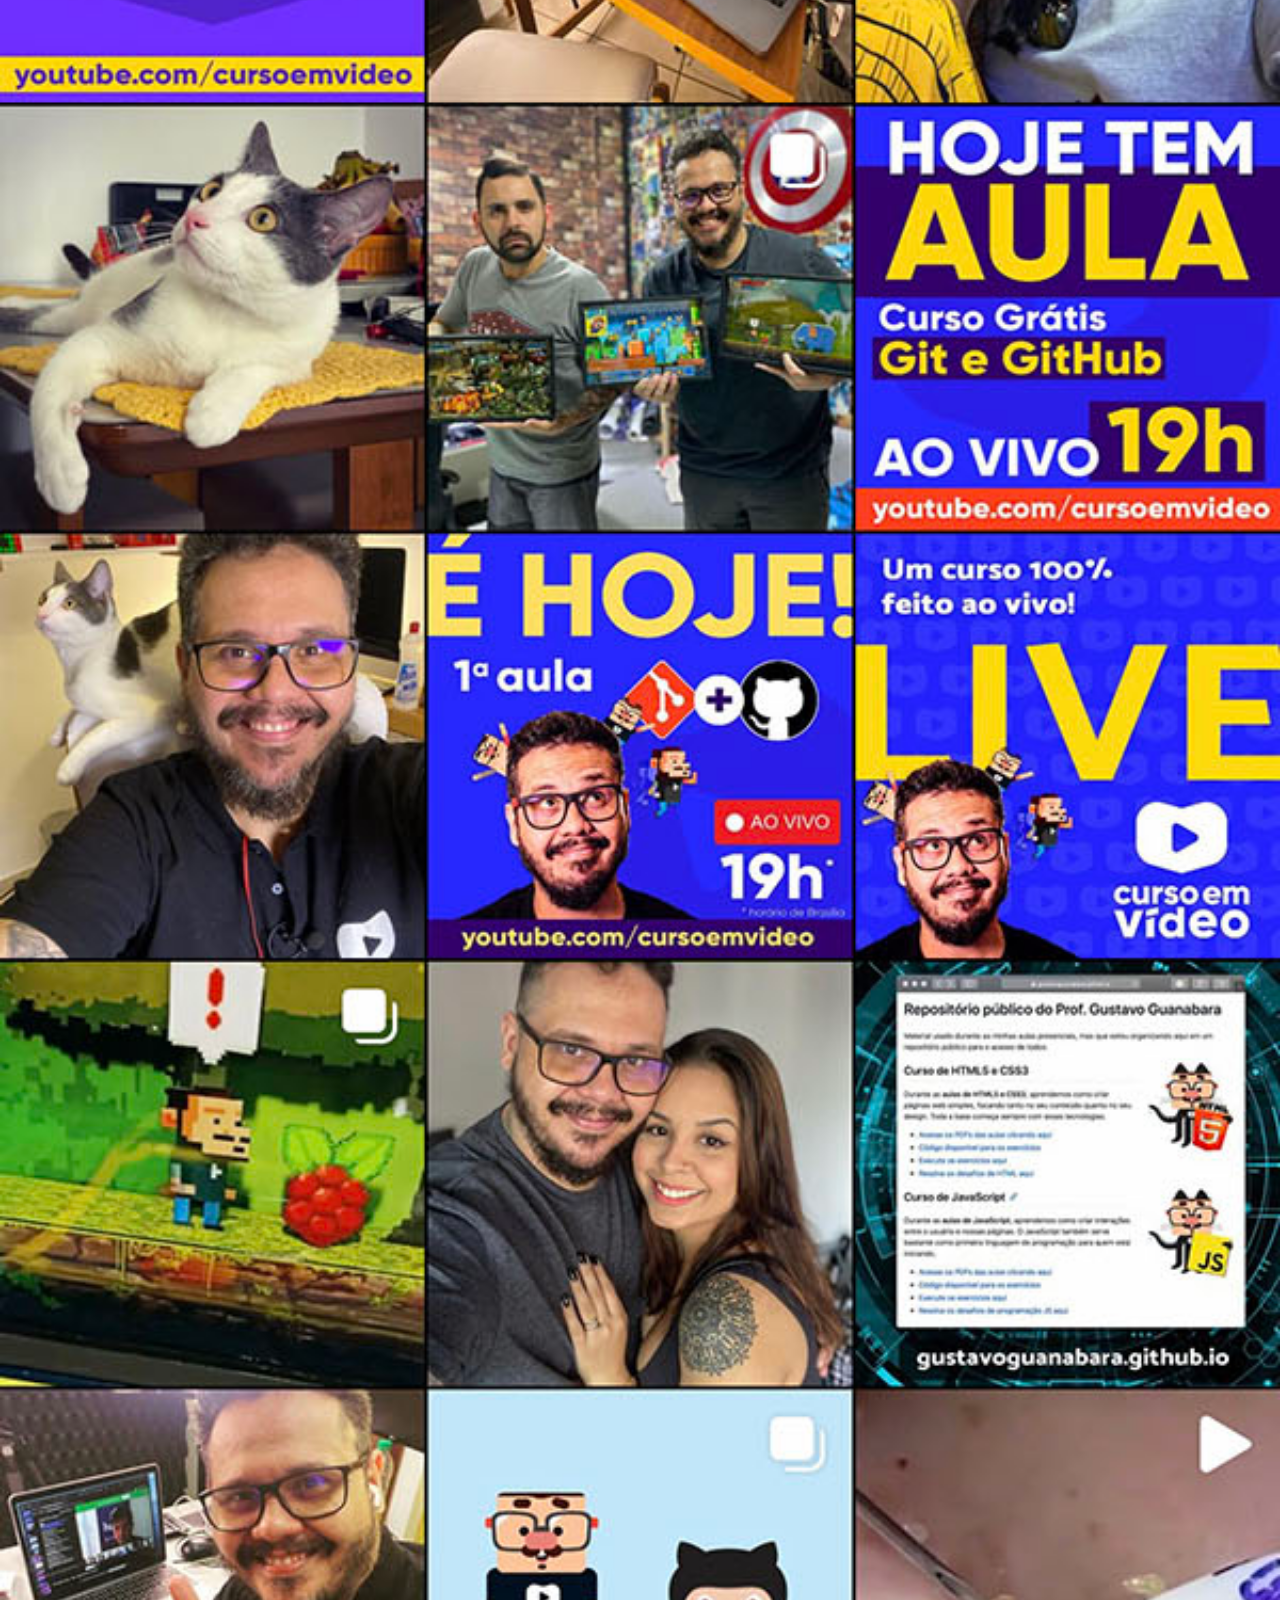
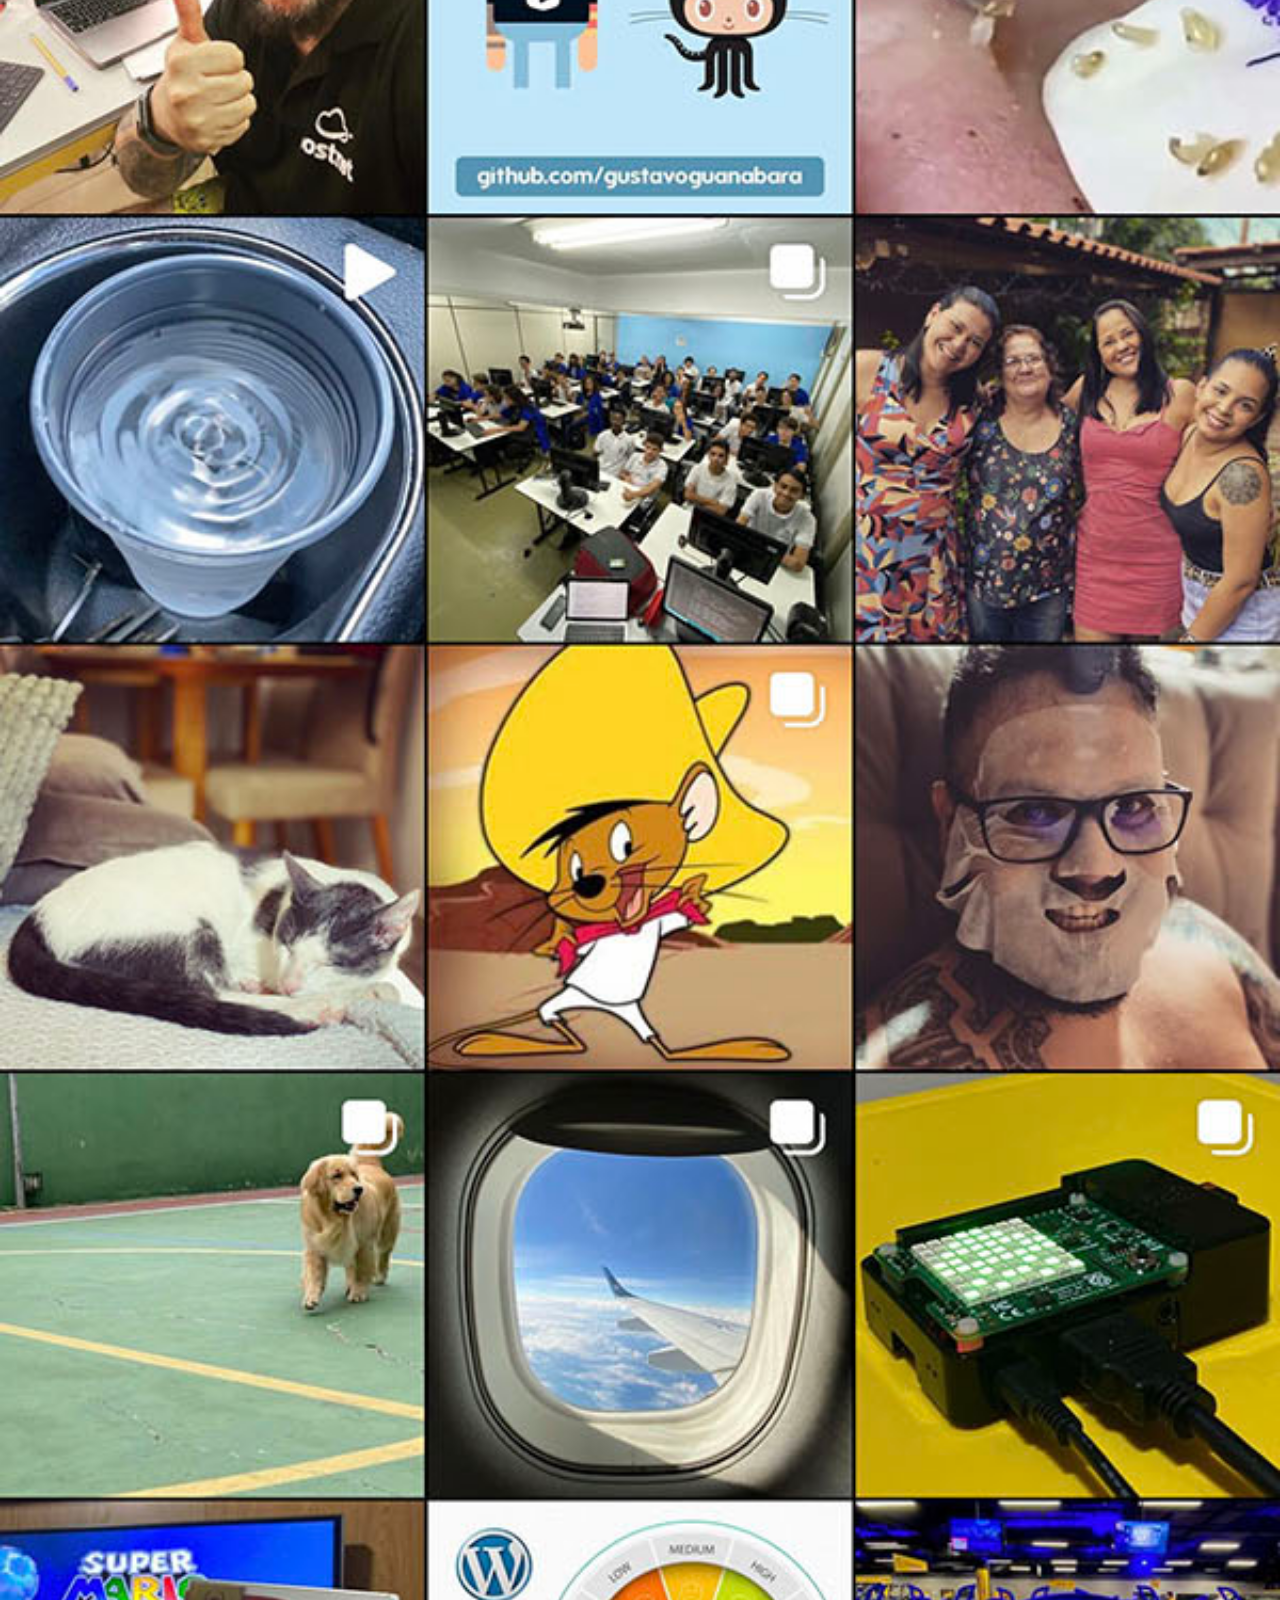
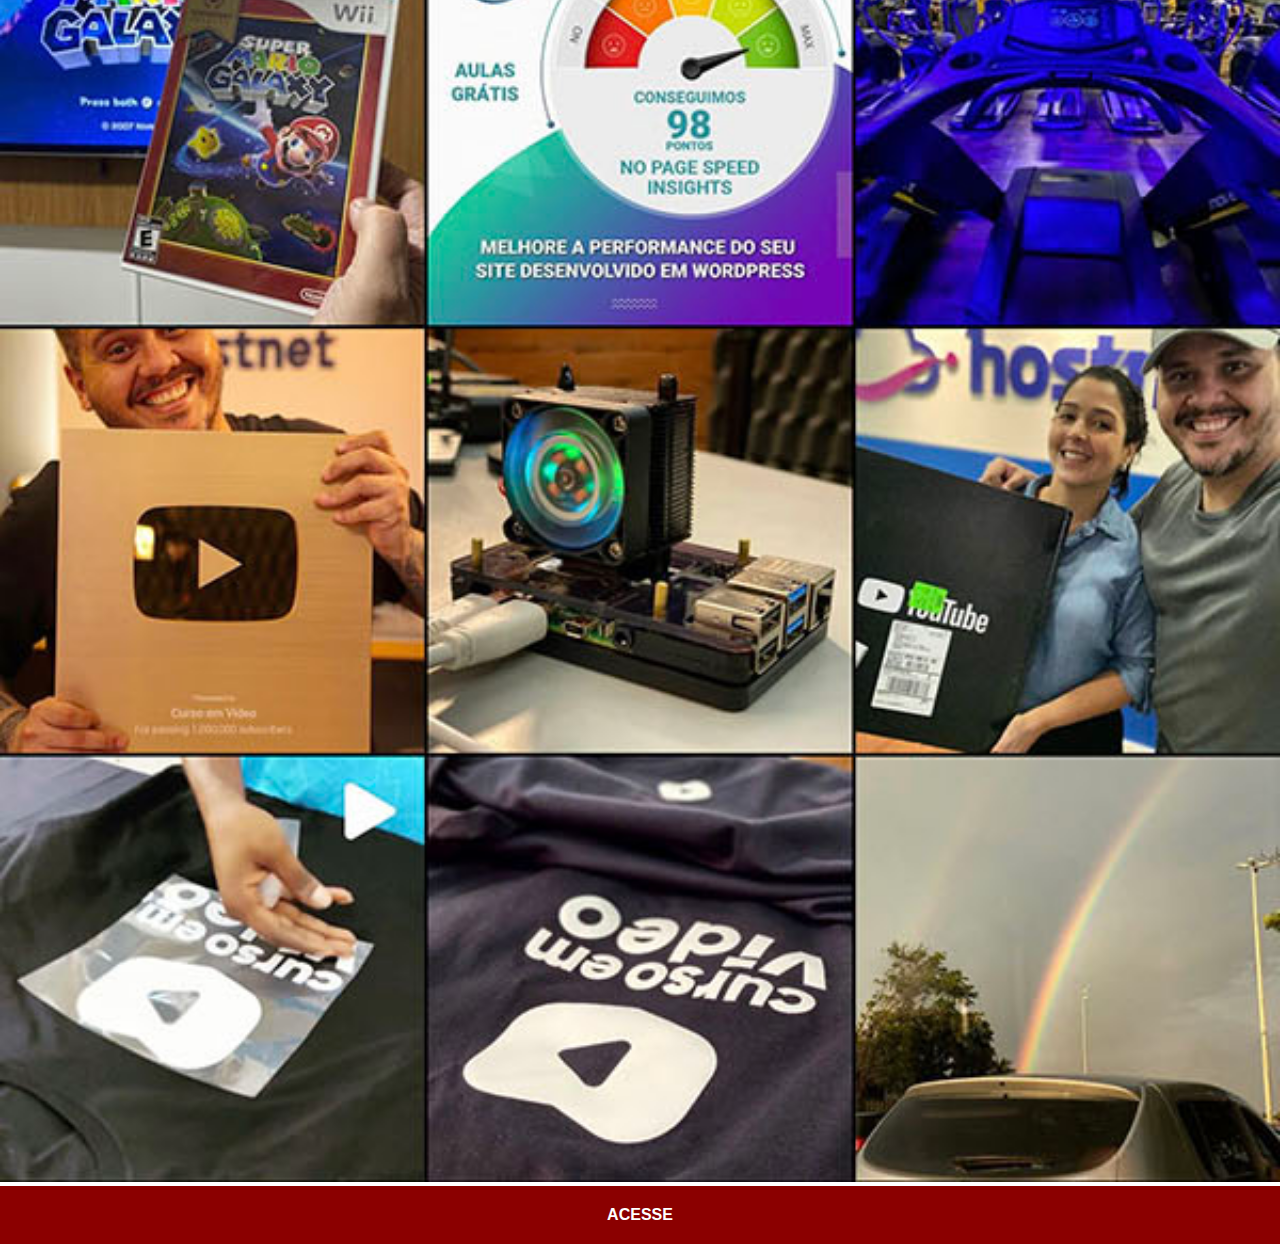
<file: paginas/instagram.html>
<!DOCTYPE html>
<html lang="pt-br">
<head>
    <meta charset="UTF-8">
    <meta http-equiv="X-UA-Compatible" content="IE=edge">
    <meta name="viewport" content="width=device-width, initial-scale=1.0">
    <link rel="stylesheet" href="../css/style-paginas.css">
    <title>Instagram</title>    
</head>
<body>
    <img src="../imagens/tela-instagram.jpg" alt="instagram">
    <a href="https://www.instagram.com/johnison_page/" target="_blank">ACESSE</a>
</body>
</html>
</file>
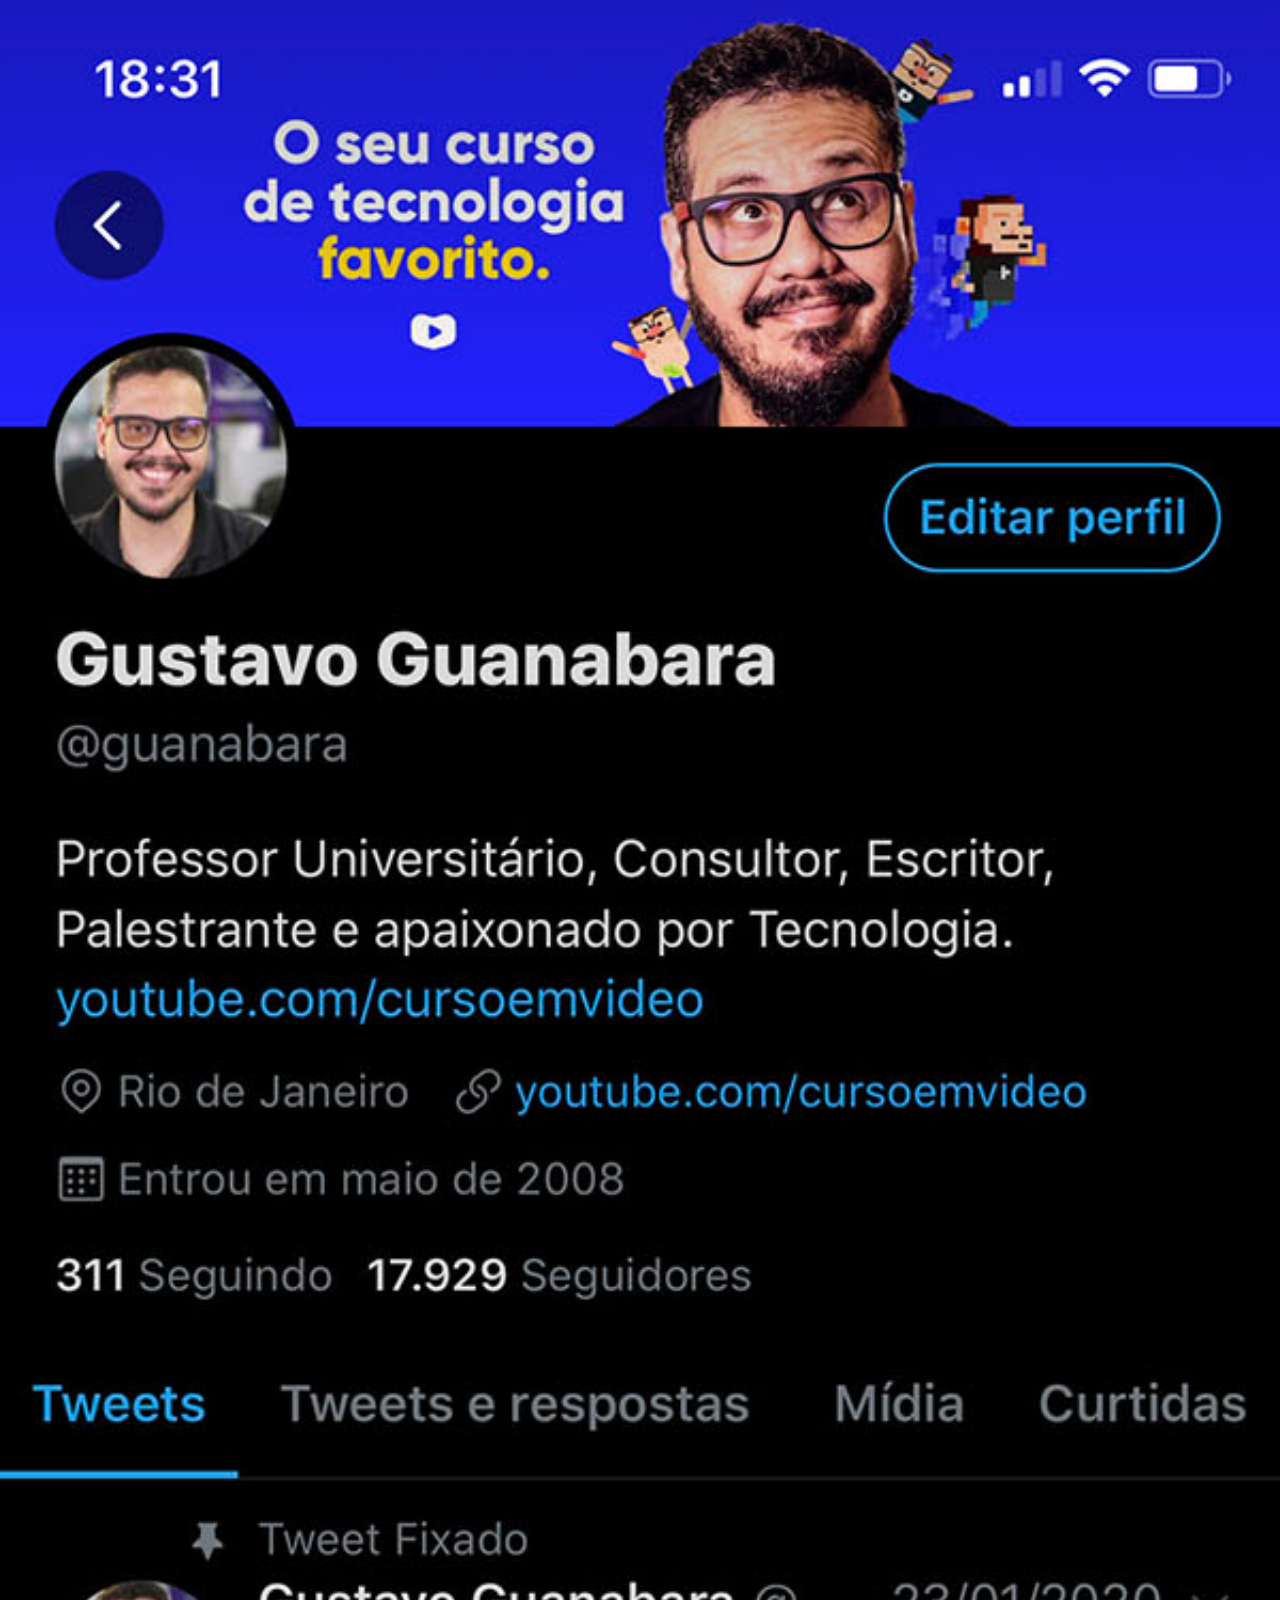
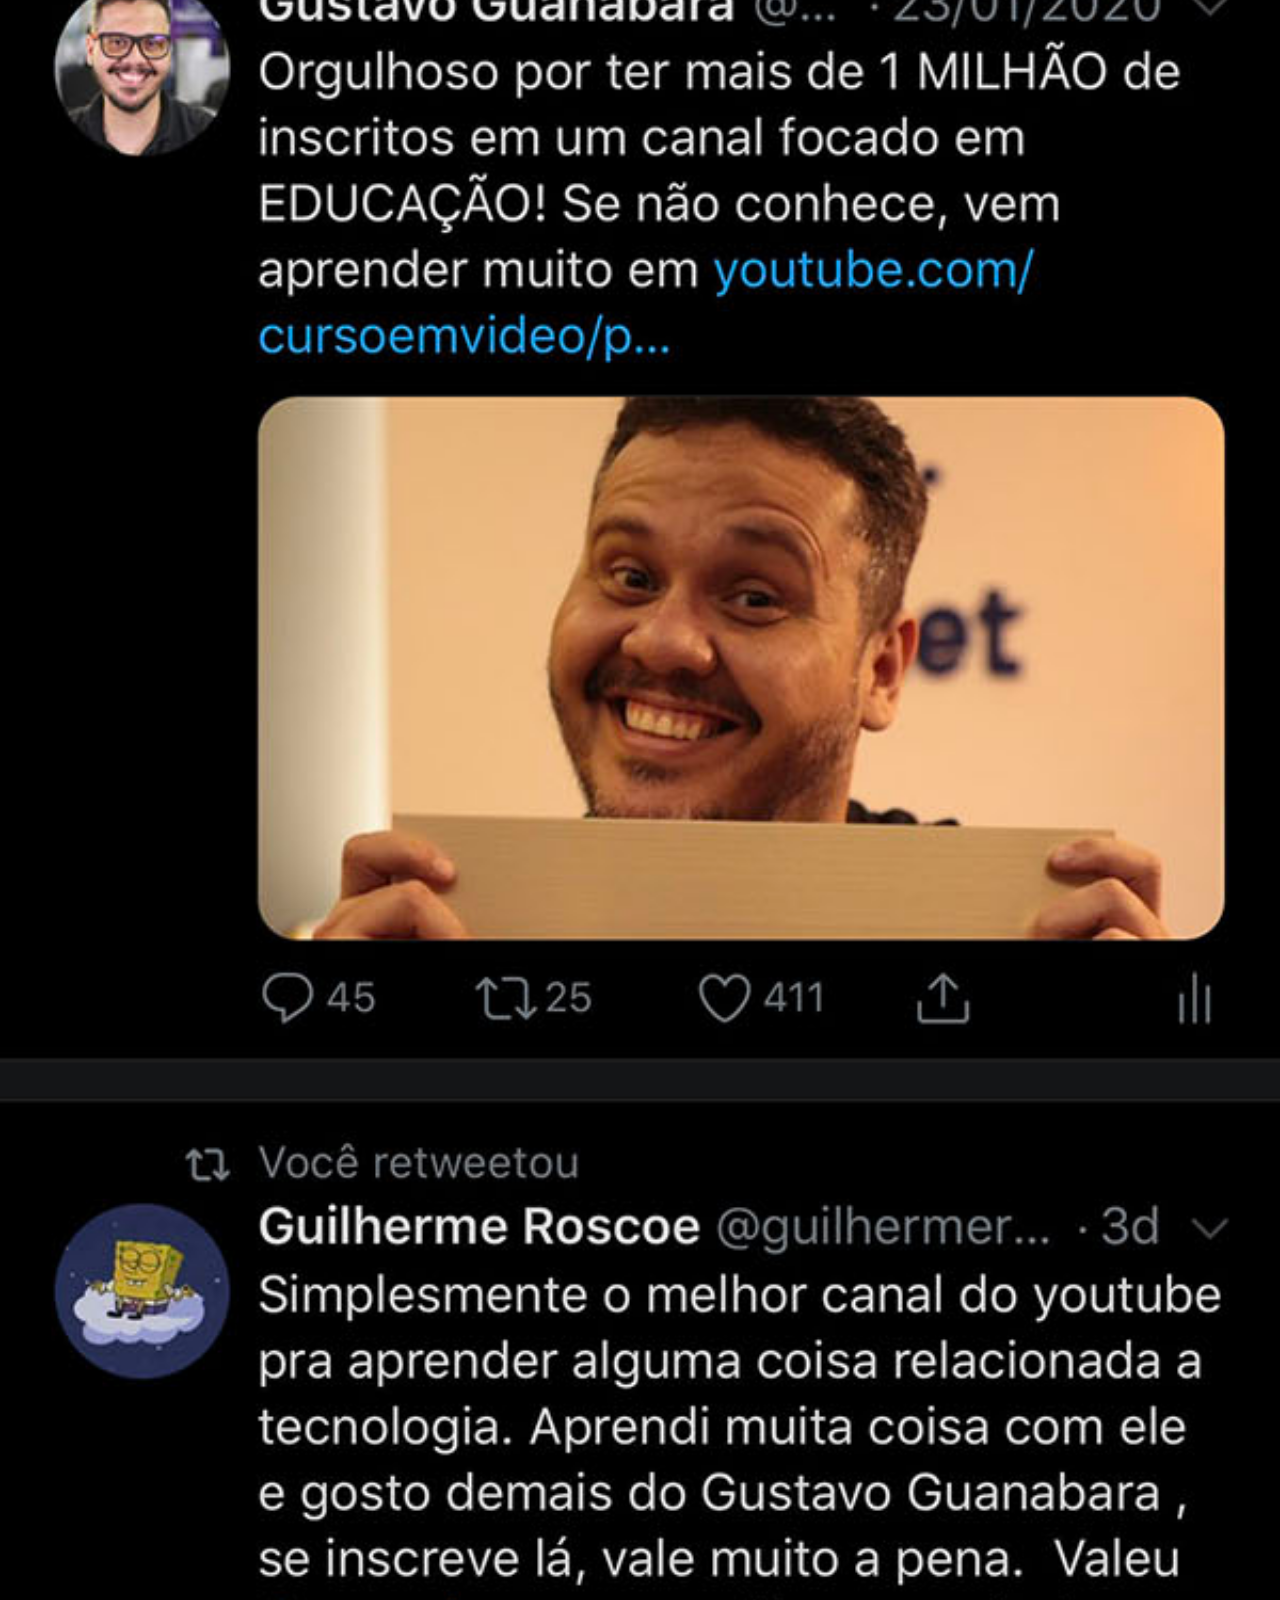
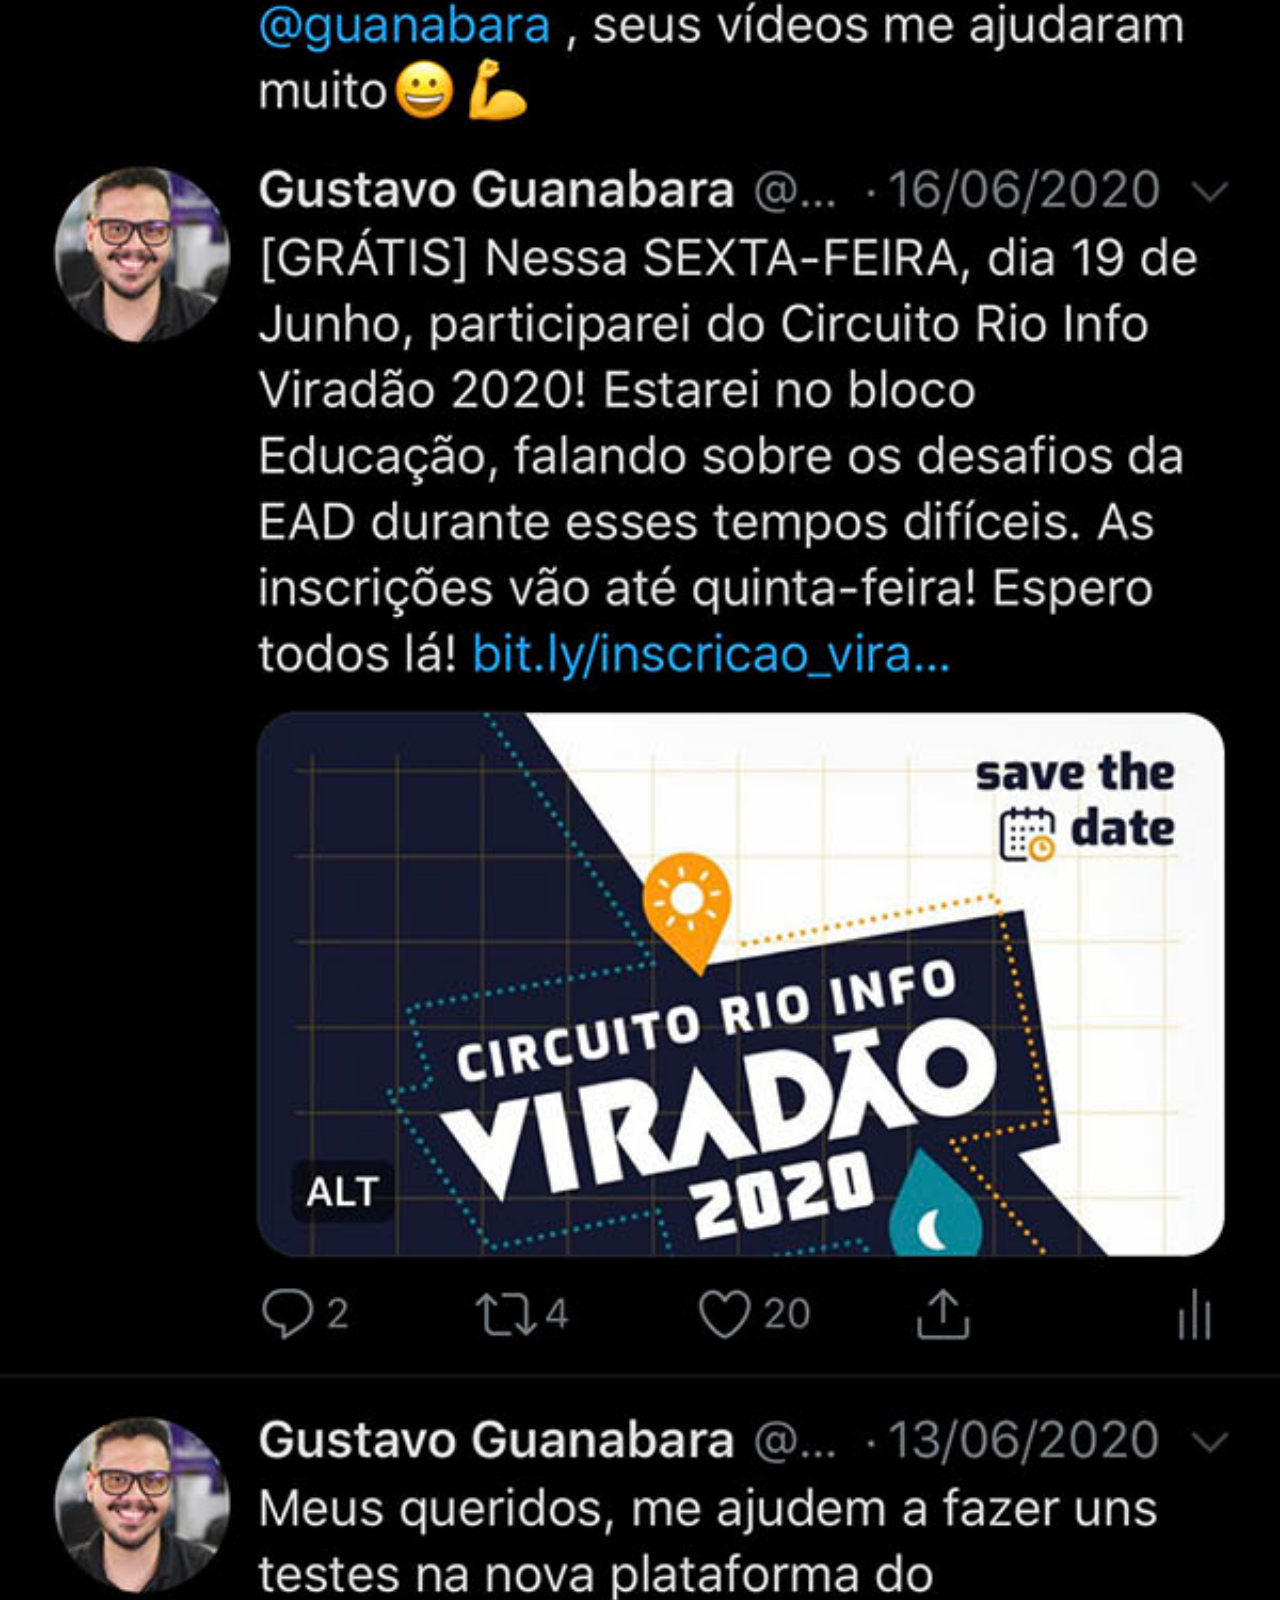
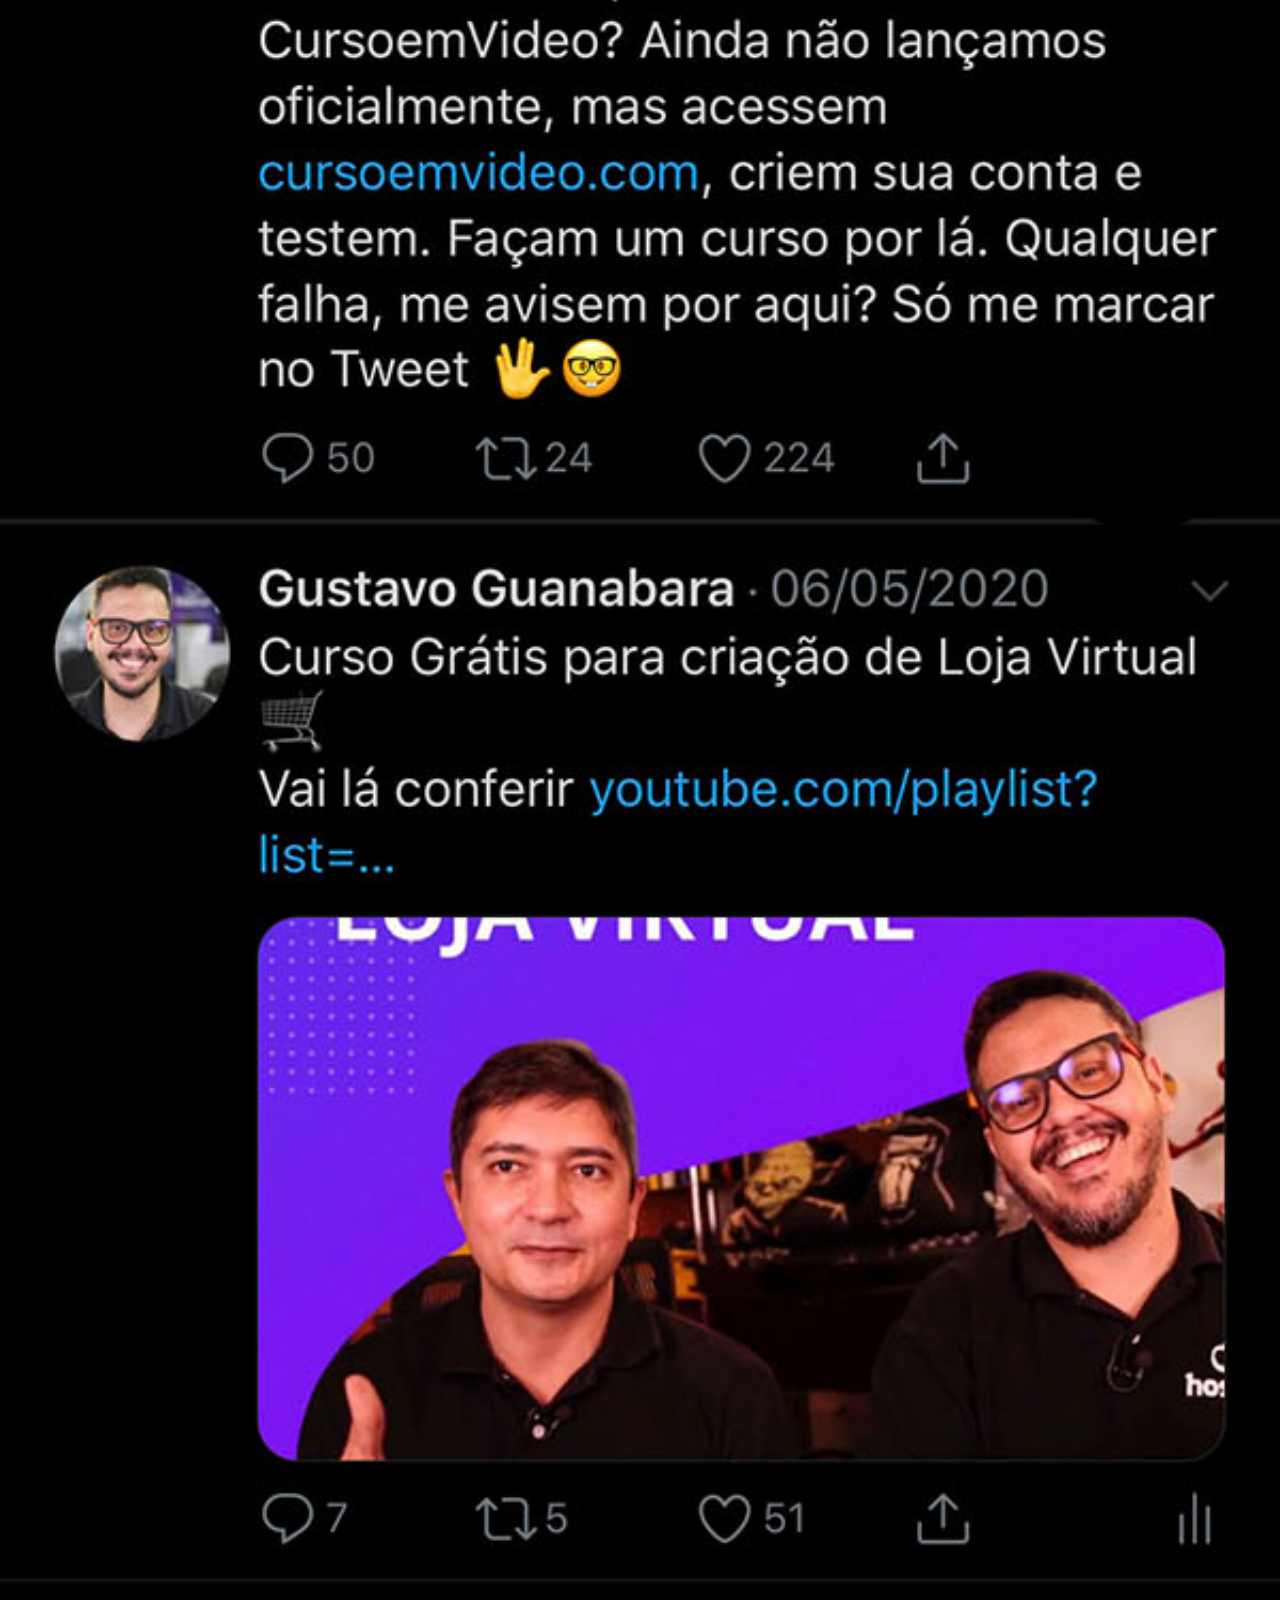
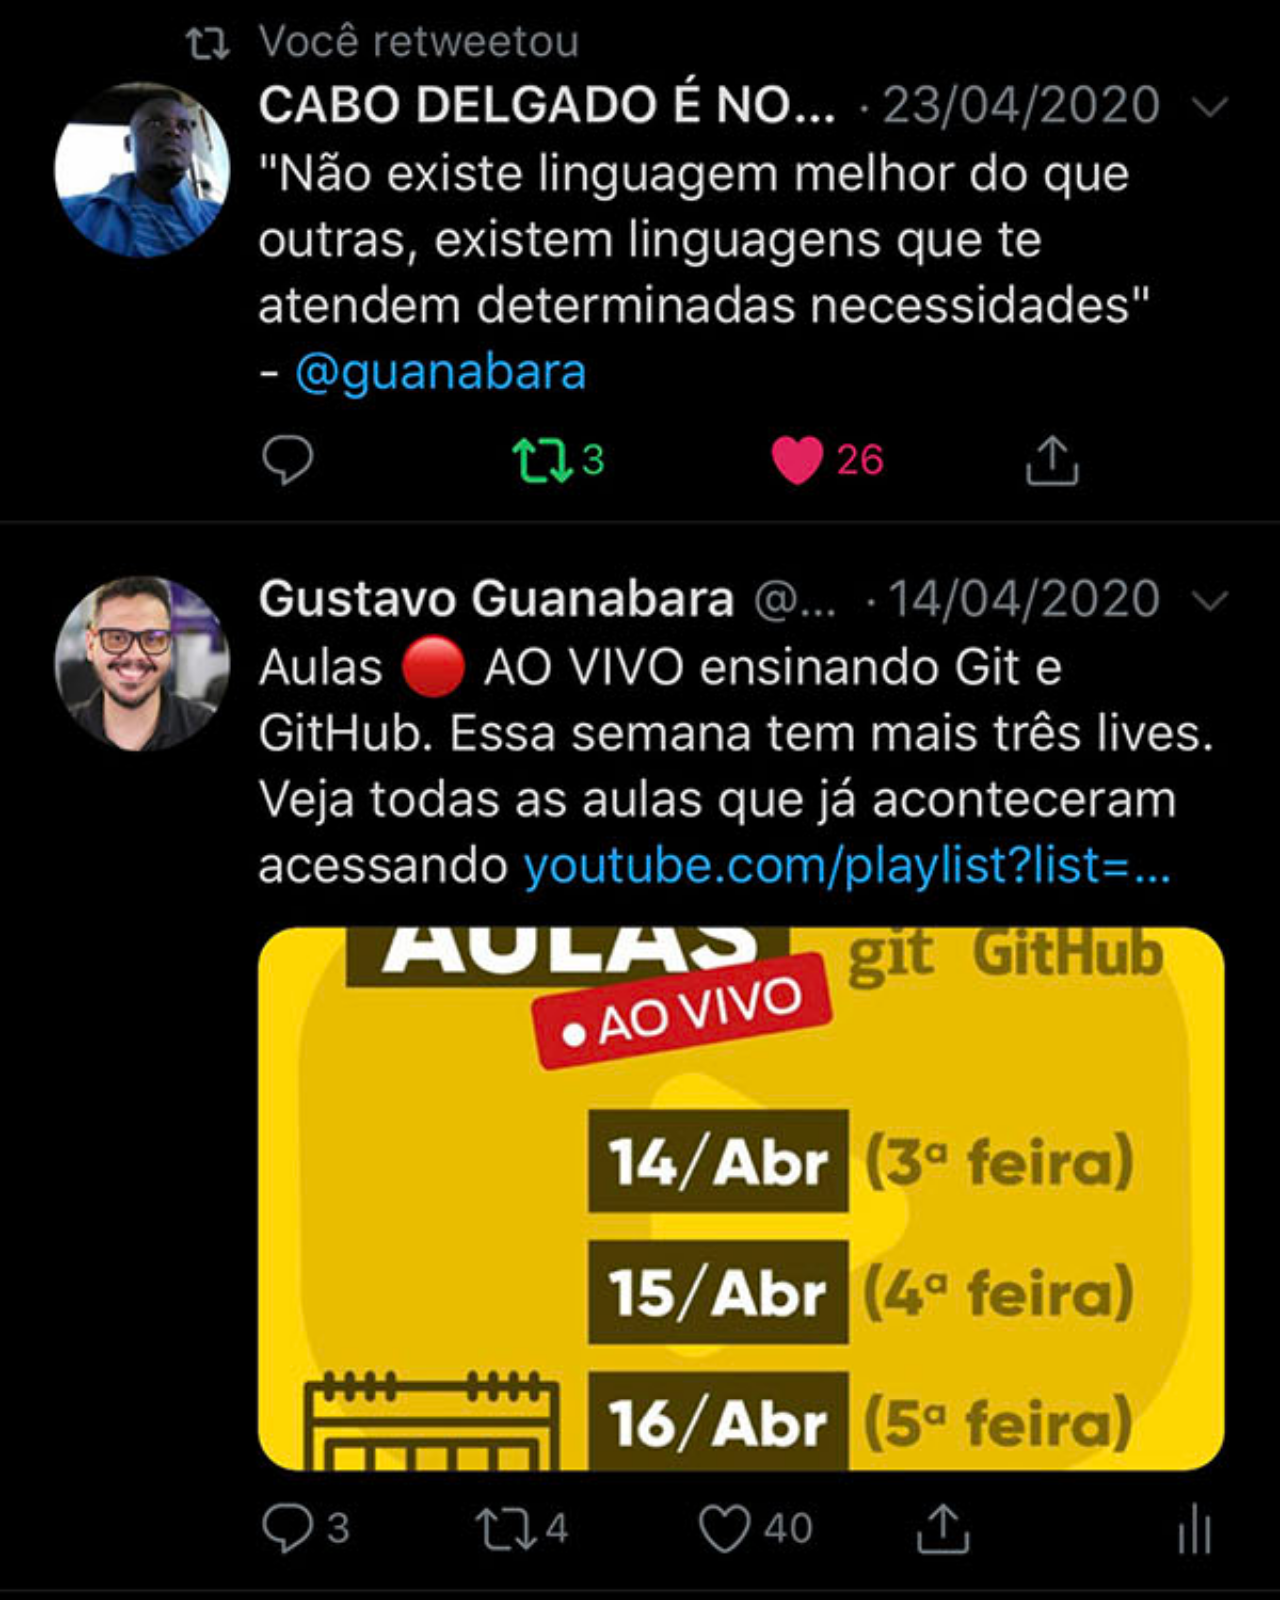
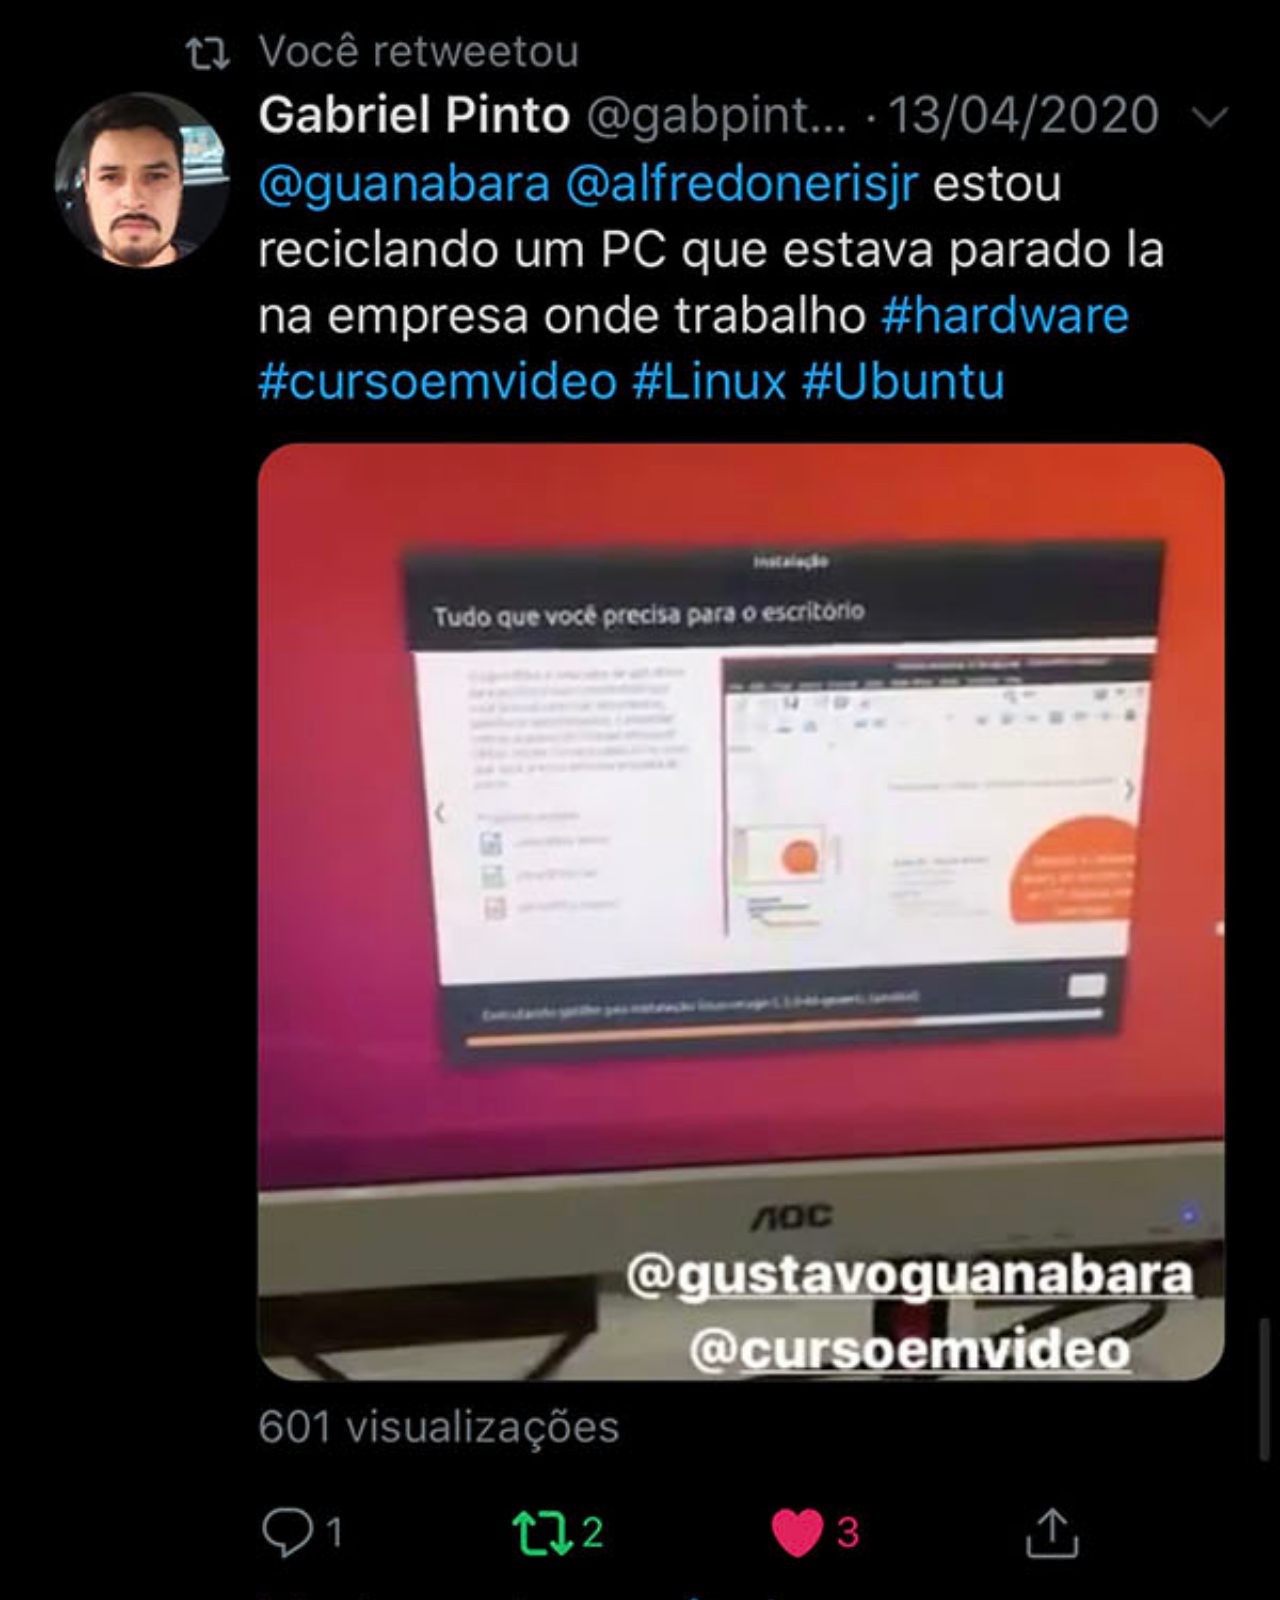
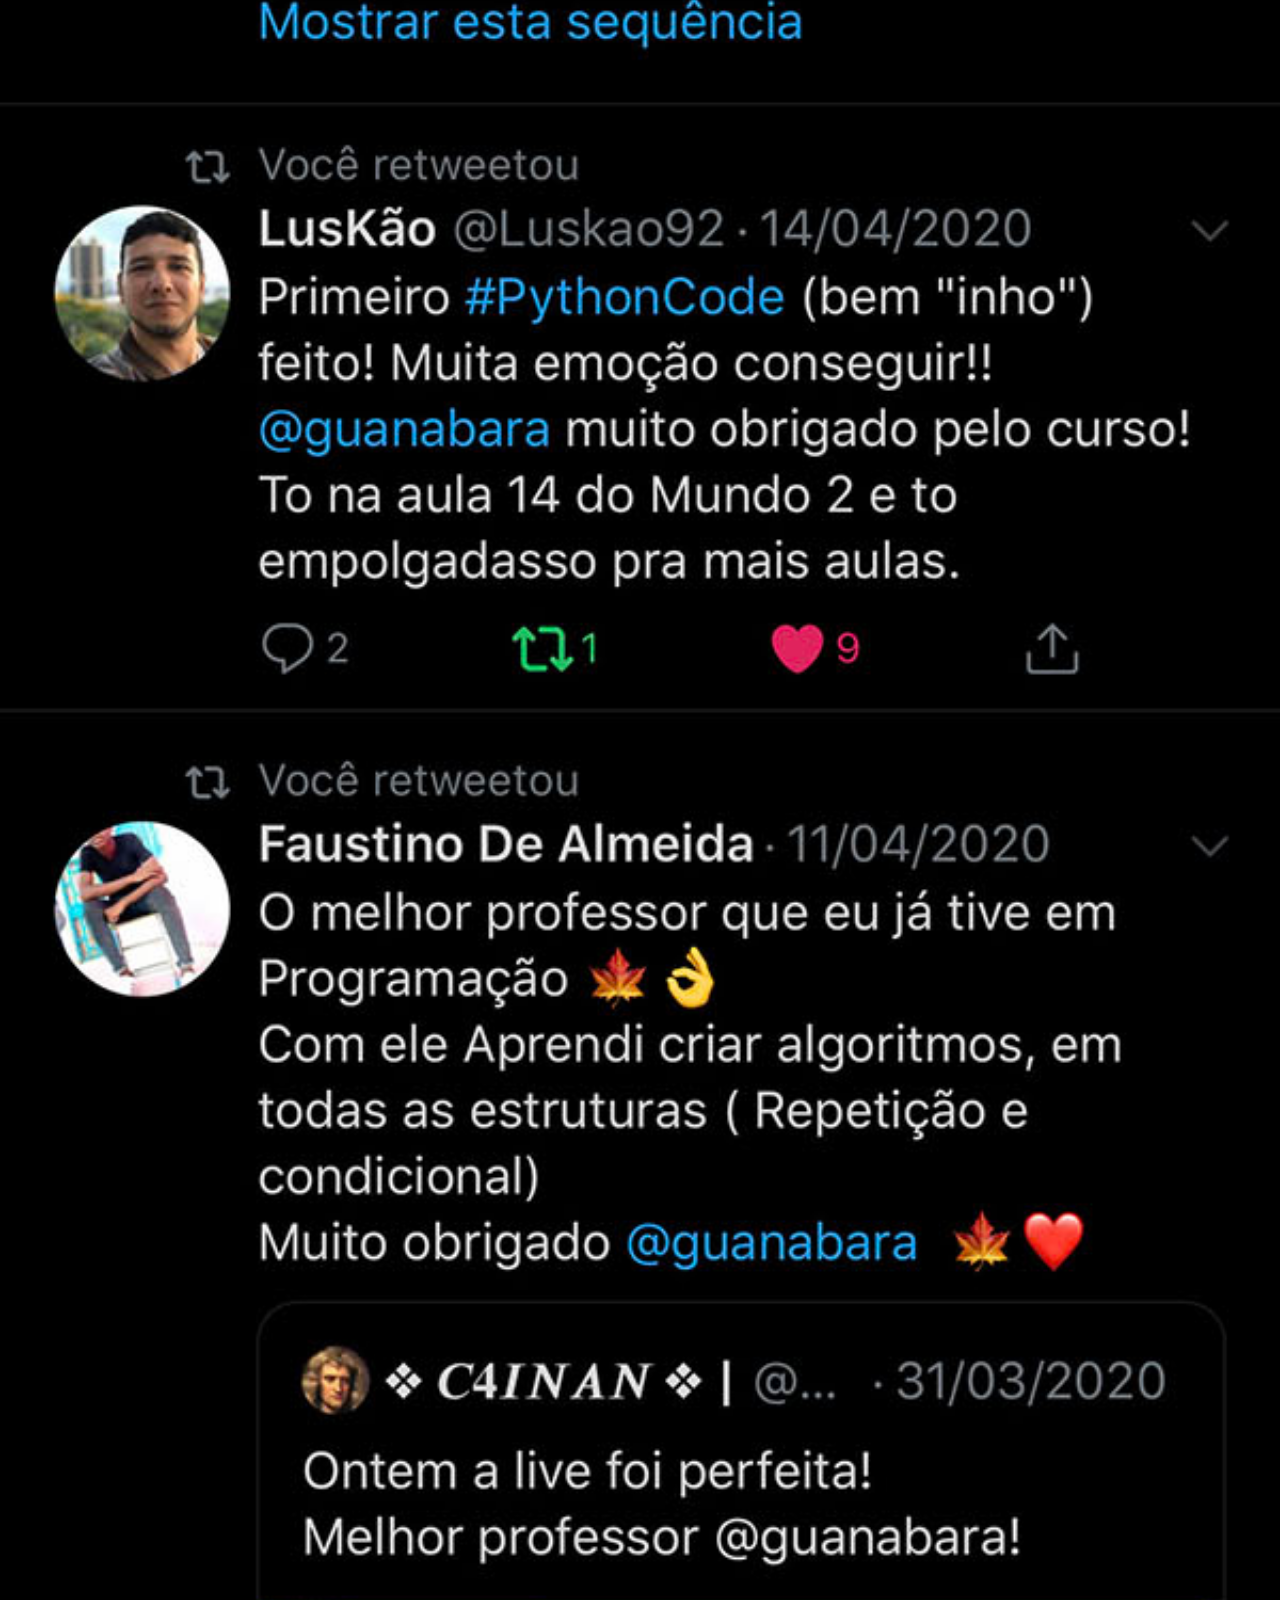
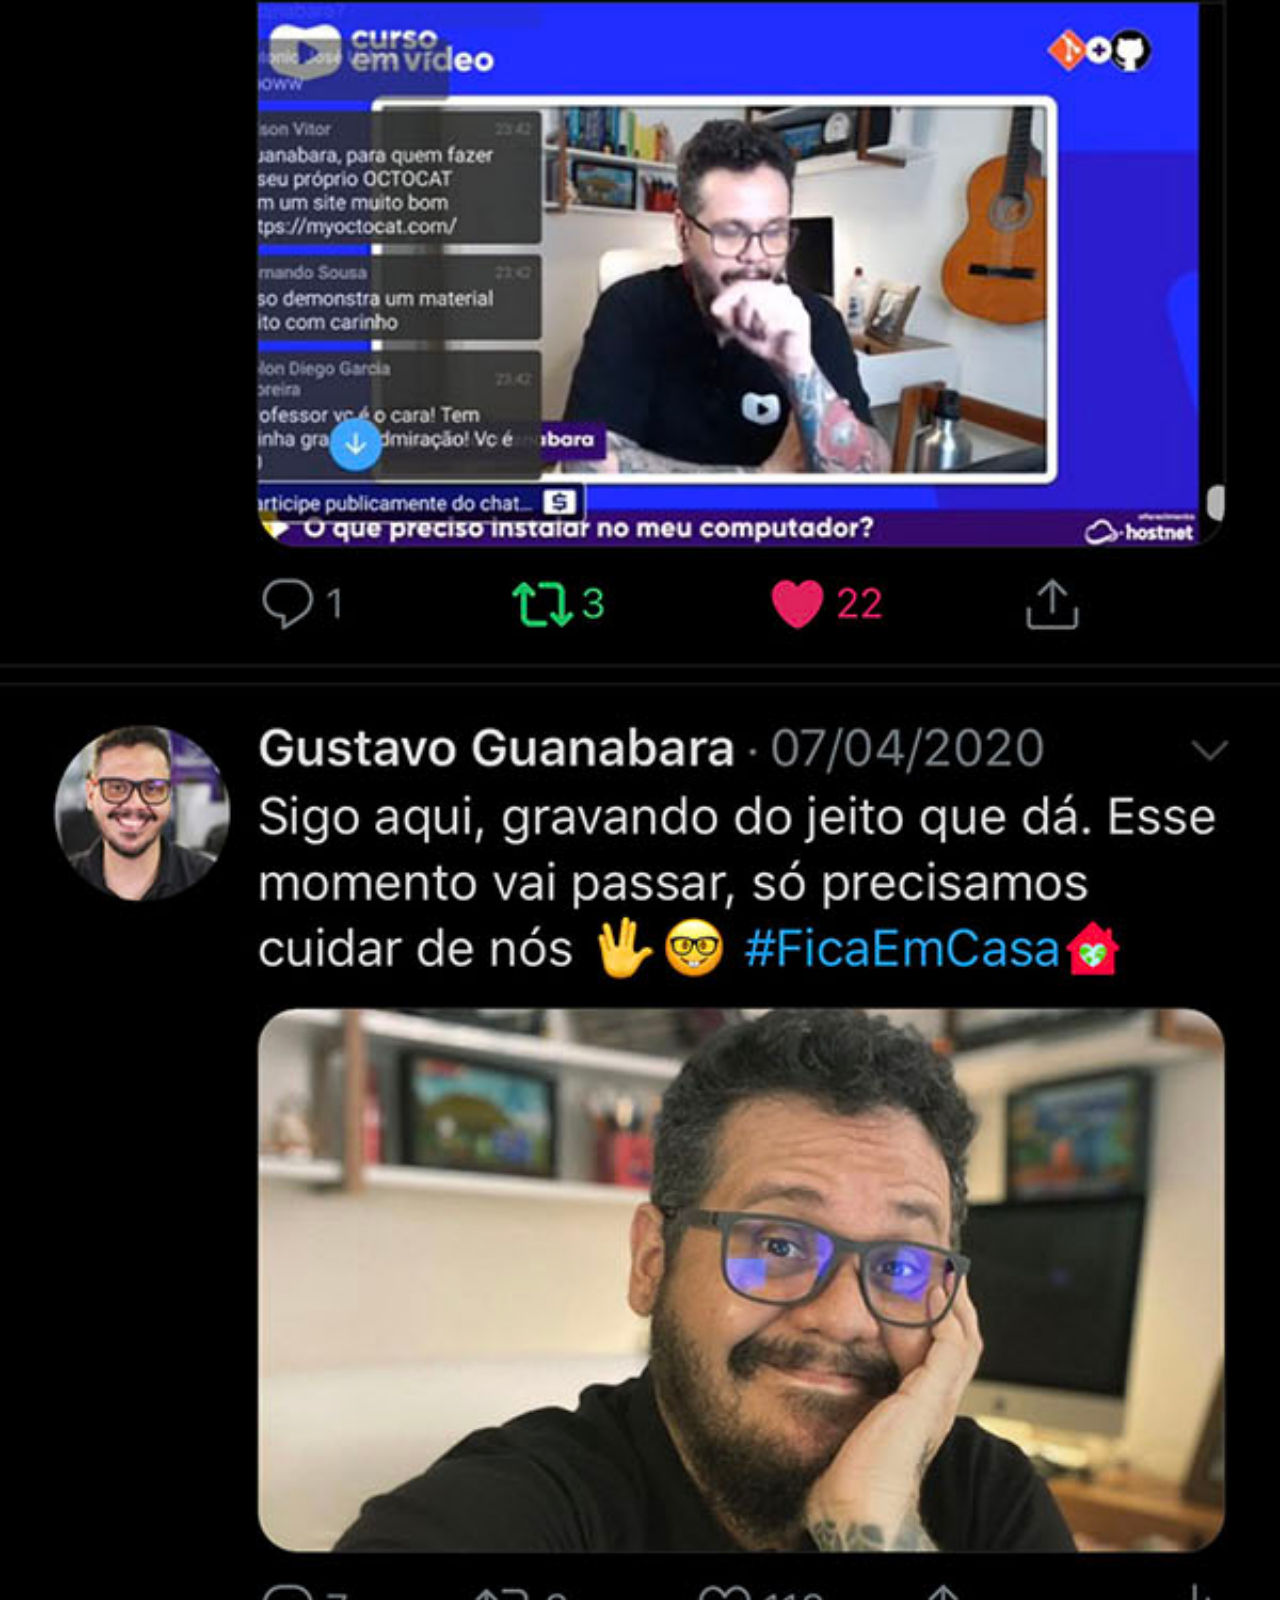
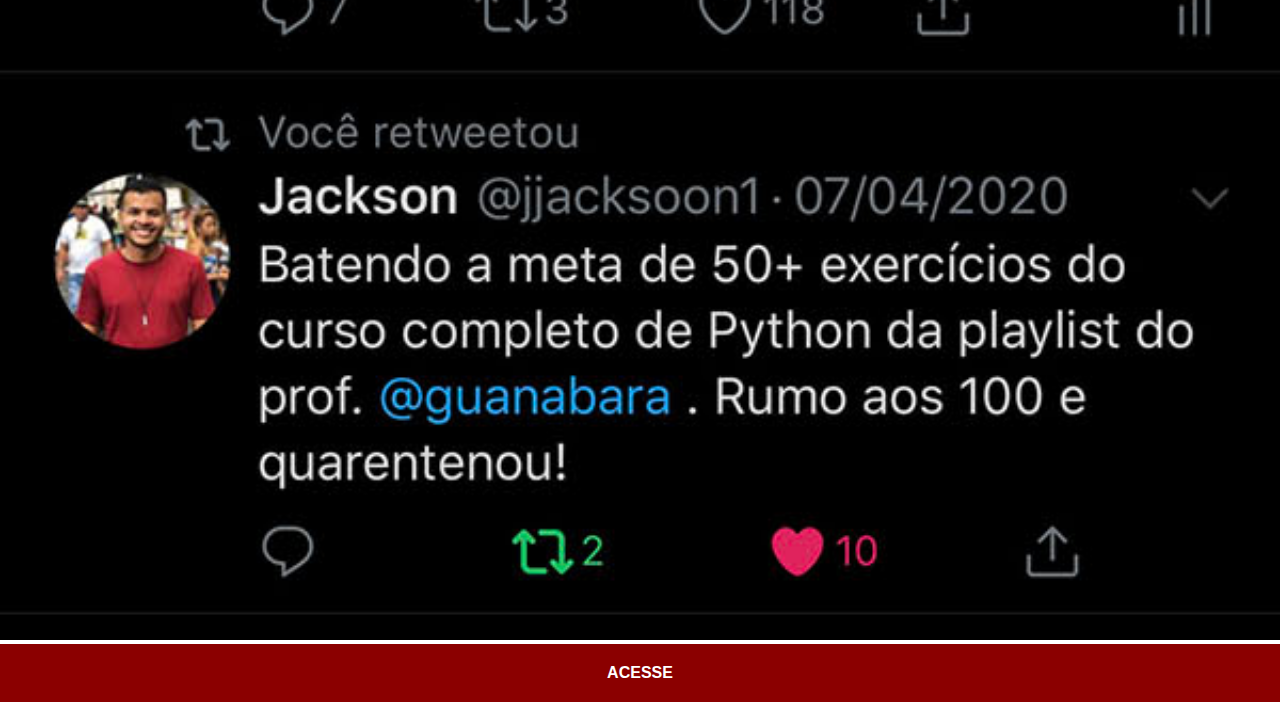
<file: paginas/twitter.html>
<!DOCTYPE html>
<html lang="pt-br">
<head>
    <meta charset="UTF-8">
    <meta http-equiv="X-UA-Compatible" content="IE=edge">
    <meta name="viewport" content="width=device-width, initial-scale=1.0">
    <link rel="stylesheet" href="../css/style-paginas.css">
    <title>Twitter</title>    
</head>
<body>
    <img src="../imagens/tela-twitter.jpg" alt="twitter">
    <a href="https://twitter.com/" target="_blank">ACESSE</a>
</body>
</html>
</file>
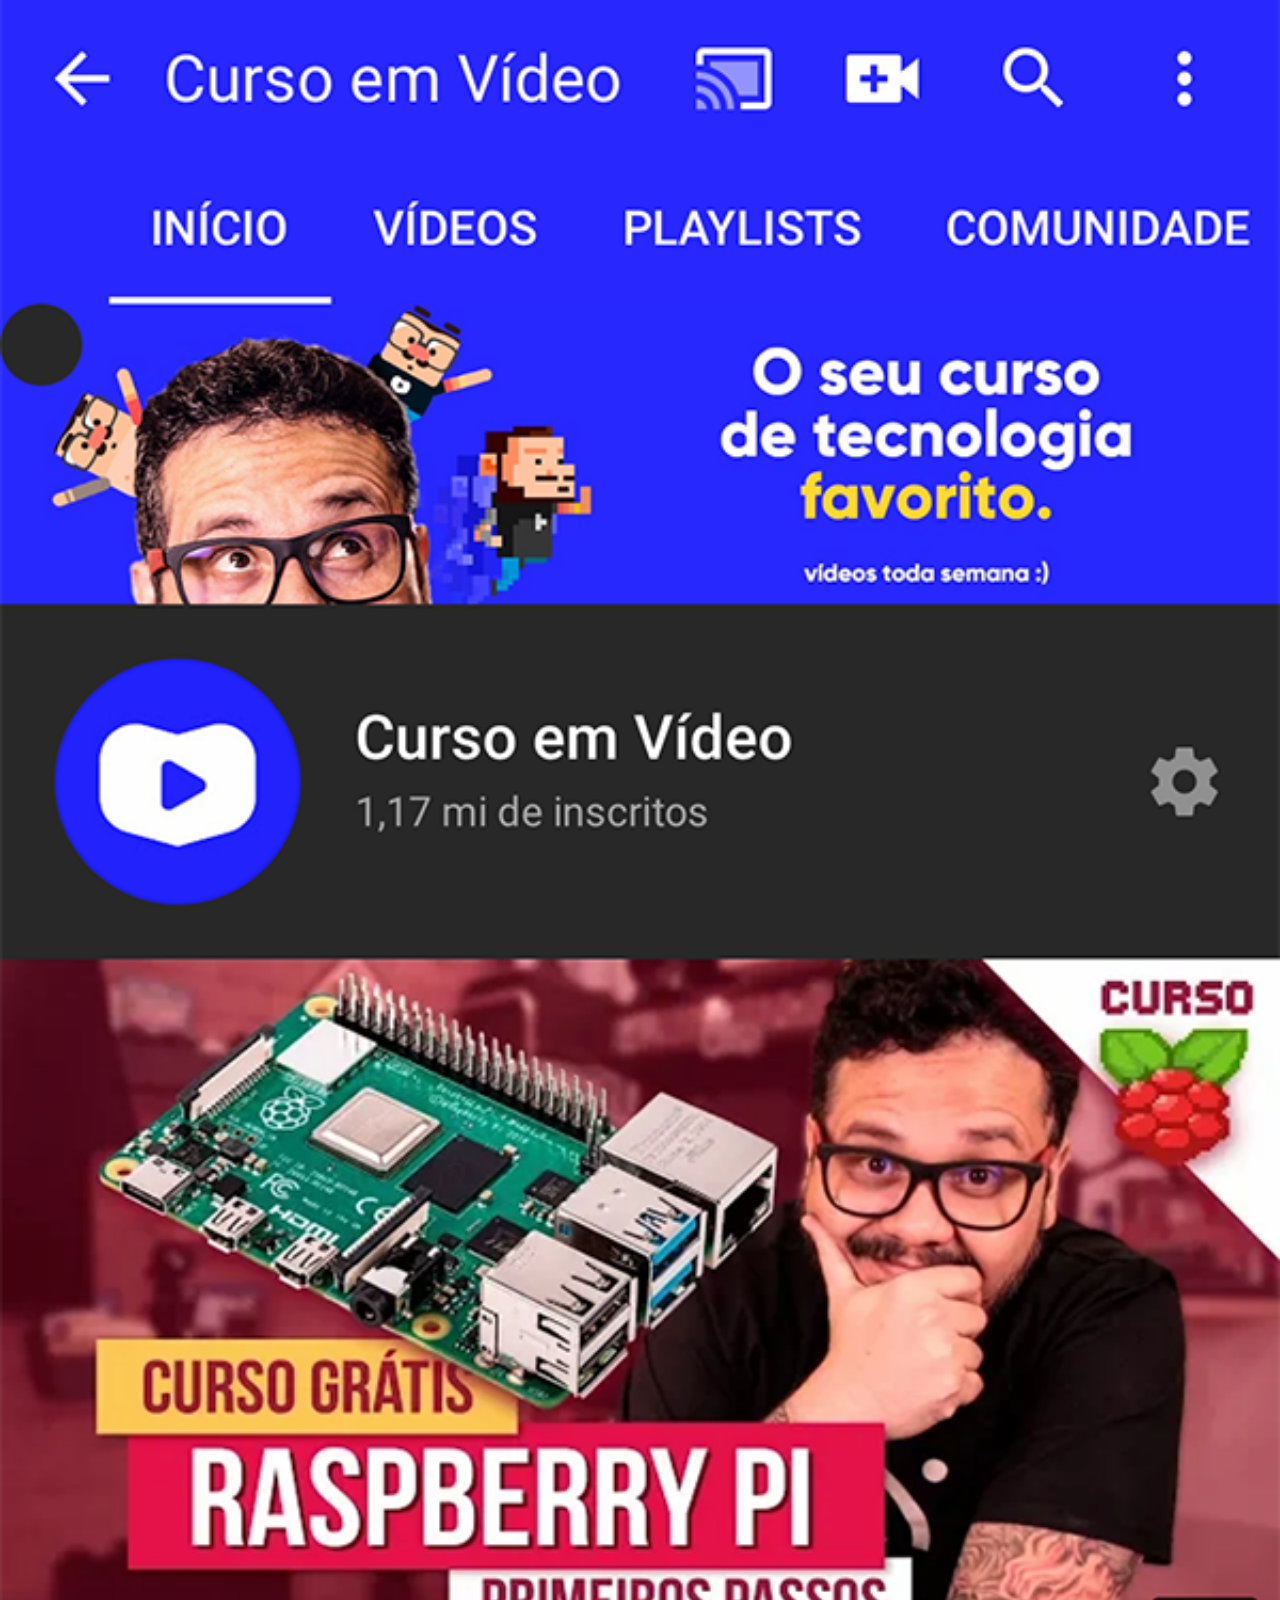
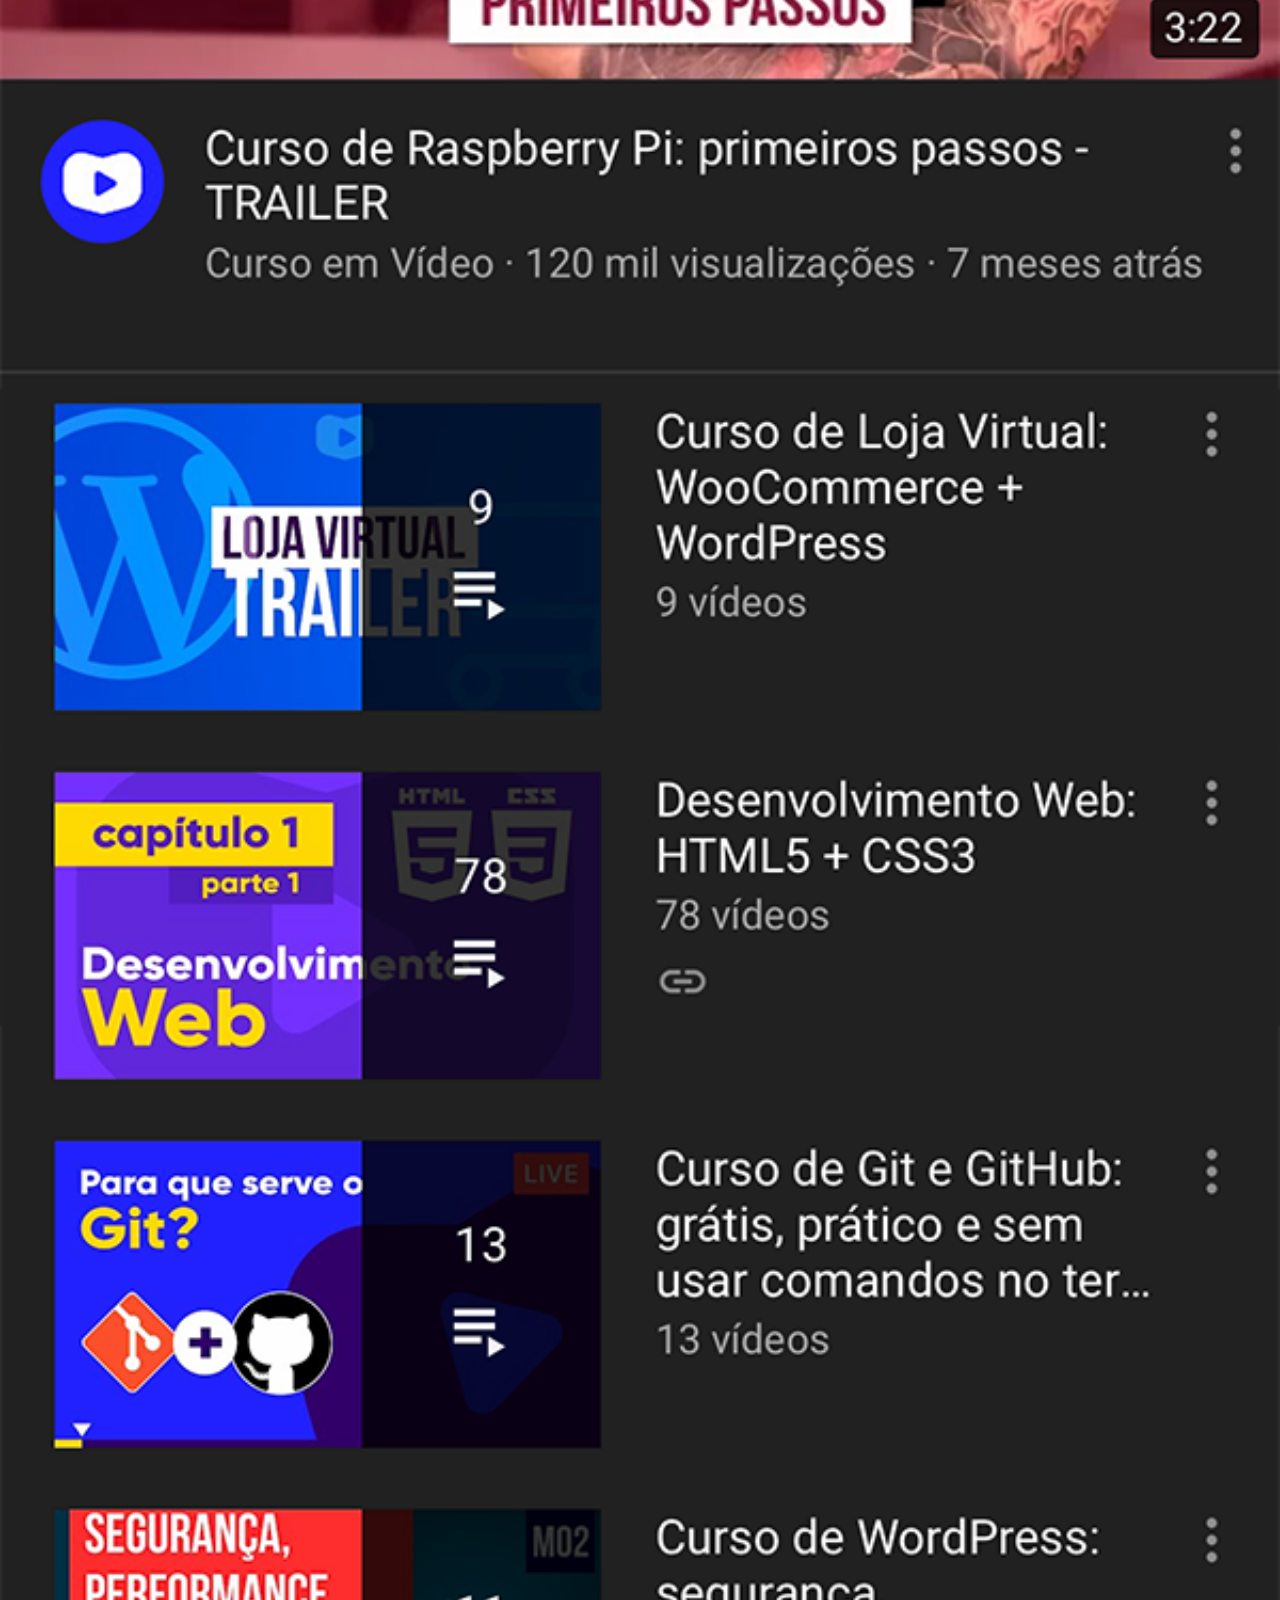
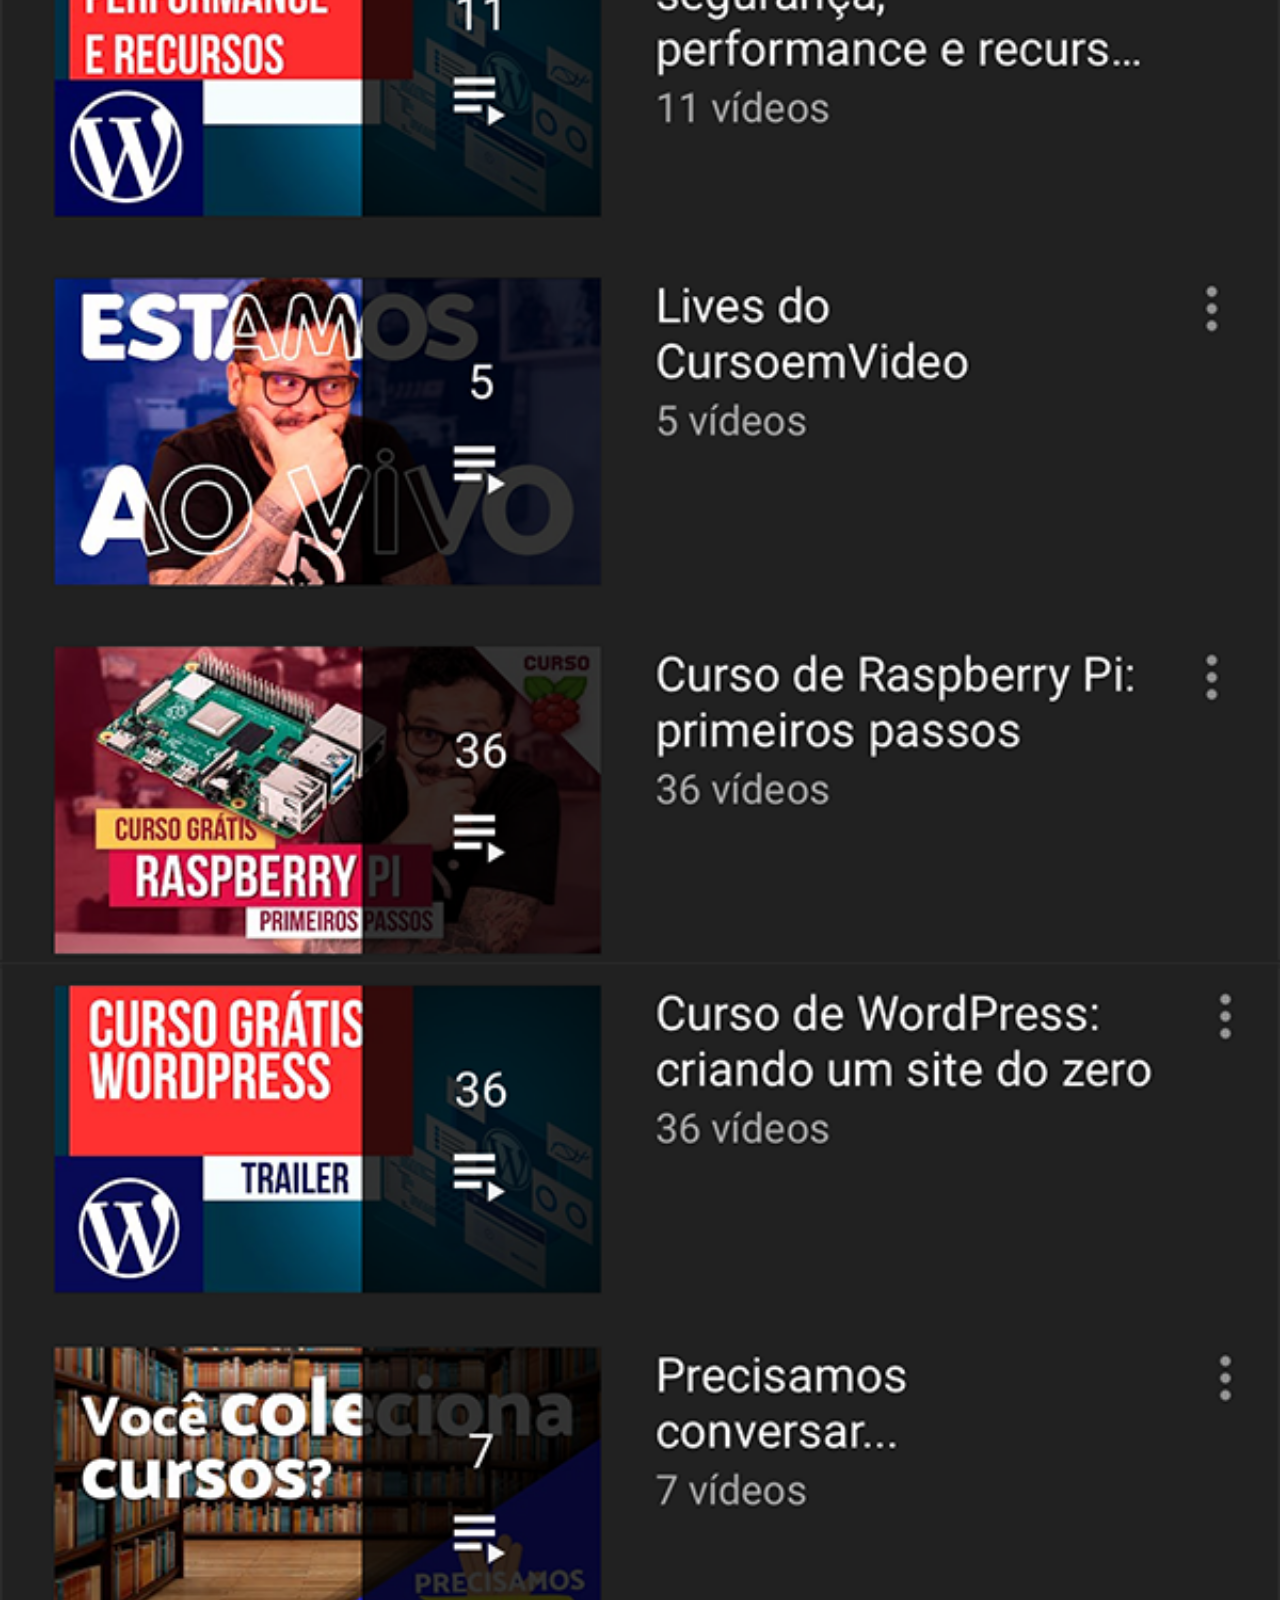
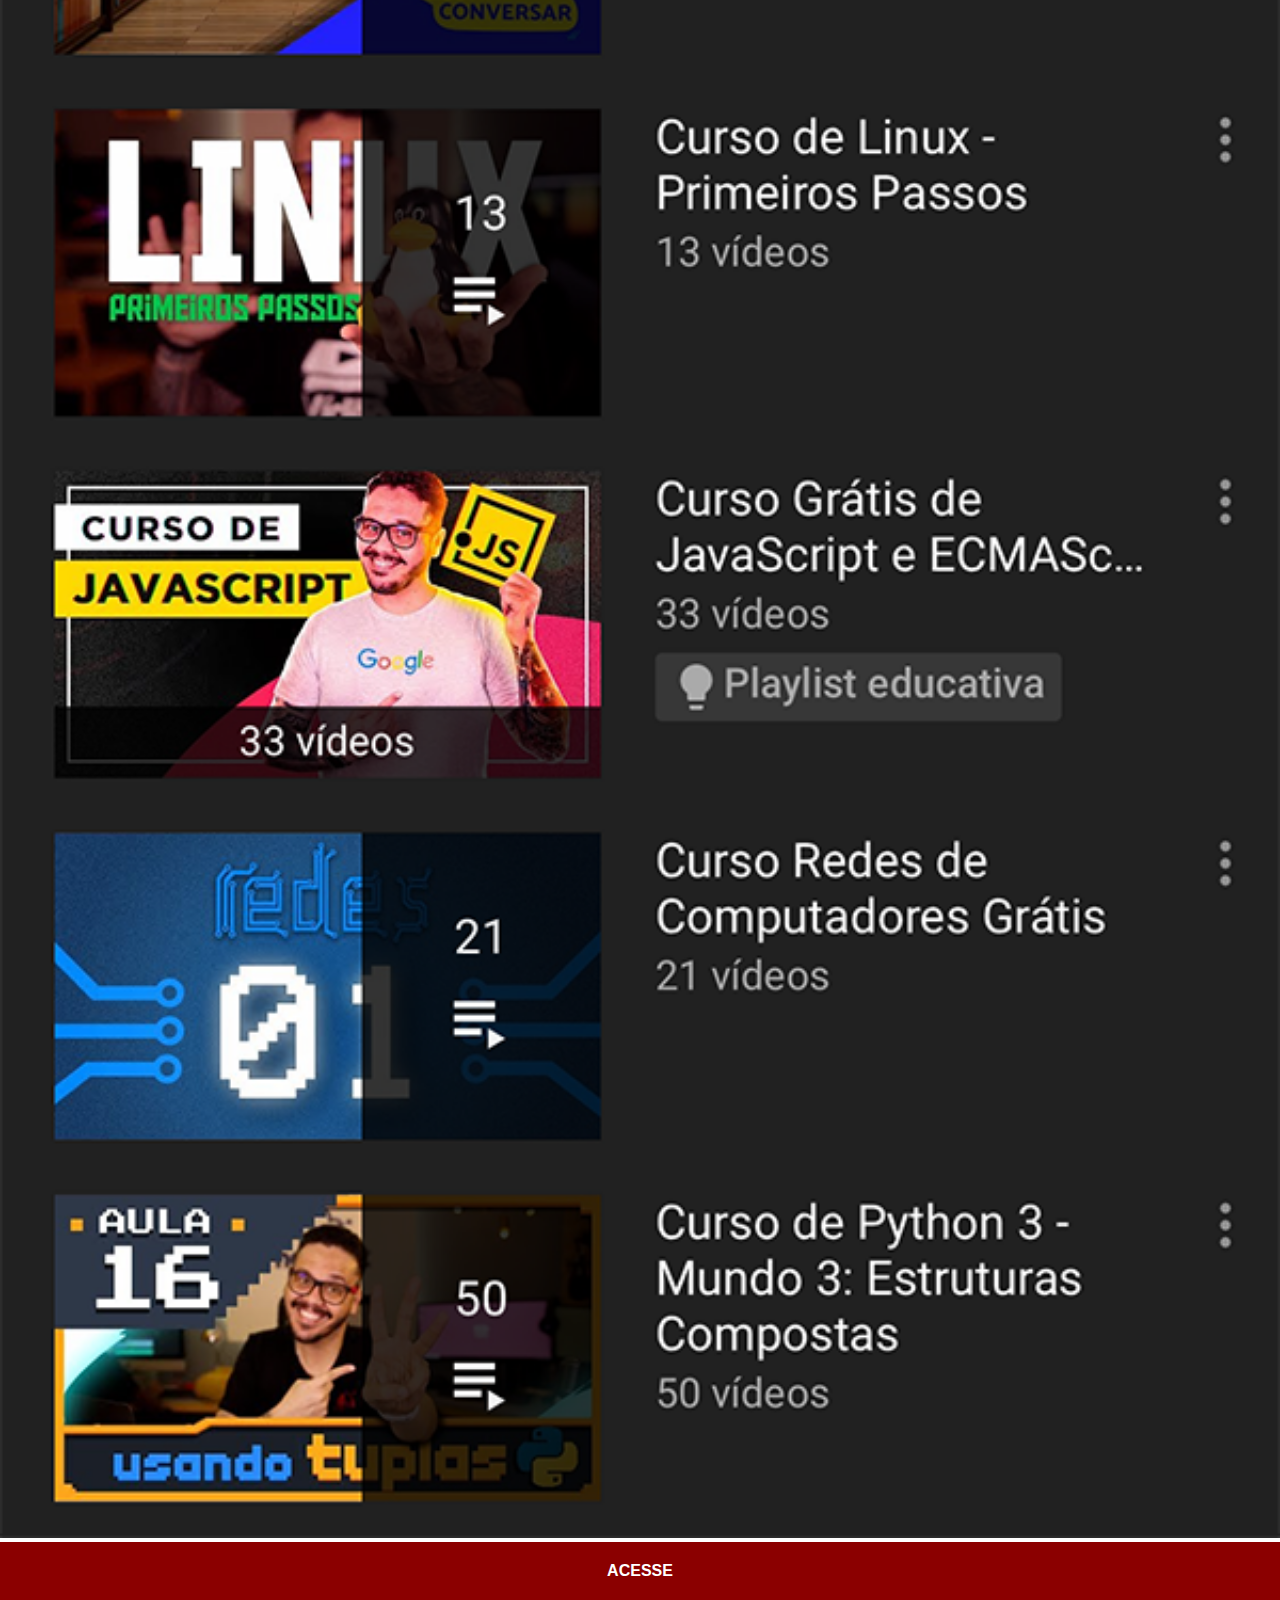
<file: paginas/youtube.html>
<!DOCTYPE html>
<html lang="pt-br">
<head>
    <meta charset="UTF-8">
    <meta http-equiv="X-UA-Compatible" content="IE=edge">
    <meta name="viewport" content="width=device-width, initial-scale=1.0">
    <link rel="stylesheet" href="../css/style-paginas.css">
    <title>youtube</title>    
</head>
<body>
    <img src="../imagens/tela-youtube.png" alt="youtube">
    <a href="https://www.youtube.com/channel/UCUmCBZ7VqF9CReVBeBZsJFw" target="_blank">ACESSE</a>
</body>
</html>
</file>
<file: css/style.css>
*{
    margin: 0;
    padding: 0;
}

html,
body{
    height: 100vh;
    width: 100vw;
}
body{
    background-image: url('../imagens/fundo-madeira.jpg');
    background-repeat: no-repeat;
    background-position: top center;
}
main{
    height: 100vh;
    position: relative;
}

main #telefone{
    width: 310px;
    height: 625px;
    position: absolute;

    top: 50%;
    left: 50%;
    transform: translate(-50%, -50%);
    
    background-image: url('../imagens/frame-iphone.png');
    background-repeat: no-repeat;
}

iframe#tela{
    position: relative;
    top: 83px;
    left: 25px;
    width: 262px;
    height: 466px;
}
section#redes-sociais{
    display: flex;
    flex-direction: column;
    align-items: flex-end;
    margin-right: 20px;
}
section#redes-sociais img{
    width: 50px;
    margin: 10px;
    border-radius: 50%;
    box-shadow: 1px 1px 3px 1px rgba(0, 0, 0, 0.39);    
}
section#redes-sociais img{
    transition: .5s ease-in;
}
section#redes-sociais img:hover{
    transform: scale(1.2);
    transition: transform .5s;
    border: 2px solid #fff;    
}
</file>
<file: css/style-paginas.css>
*{
    margin: 0;
    padding: 0;
    font-family: Arial, Helvetica, sans-serif;
}
::-webkit-scrollbar{
    width: 0px;
    height: 0px;
}
img{
    width: 100%;
}
a{
    display: block;
    background-color: darkred;
    color: #fff;
    padding: 20px;
    text-align: center;
    font-weight: bold;
    text-decoration: none;
}
a:hover{
    background-color: #af0505;
}
</file>
